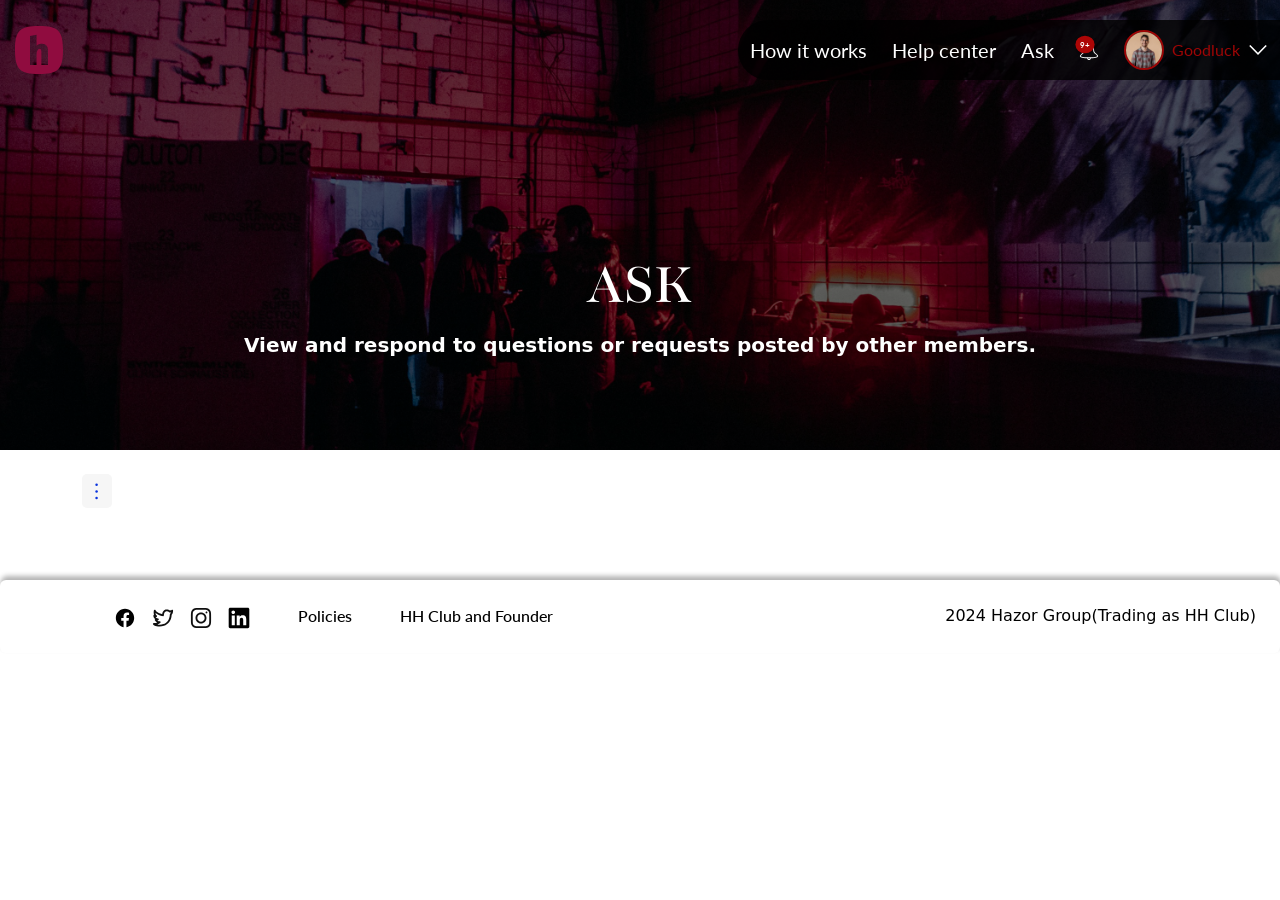
<file: base/templates/ask.html>
<!DOCTYPE html>
<html lang="en">
	<head>
		<meta charset="UTF-8" />
		<meta name="viewport" content="width=device-width, initial-scale=1.0" />
		<title>3D Card Slider</title>
		<!-- Bootstrap CSS -->
		<link
			href="https://cdn.jsdelivr.net/npm/bootstrap@5.3.0/dist/css/bootstrap.min.css"
			rel="stylesheet"
		/>

		<!-- Swiper CSS -->
		<link
			rel="stylesheet"
			href="https://cdn.jsdelivr.net/npm/swiper@11/swiper-bundle.min.css"
		/>
		<link rel="stylesheet" href="../static/css/style.css" />
		<script defer src="../static/js/script.js"></script>
		<style>
			/* Background */
			body {
				background: url("https://source.unsplash.com/random/1600x900/?concert,party")
					no-repeat center center/cover;
				overflow-x: hidden;
				color: white;
			}

			.swiper {
				position: relative;
			}

			.swiper-wrapper {
				width: 100%;
				display: flex;
				align-items: center;
				justify-content: center;
			}

			/* Swiper Container */
			.swiper-container {
				width: 100%;
				display: flex;
				align-items: center;
				justify-content: center;
				flex-direction: column;
				/* max-width: 700px; Adjust as needed */
				margin: 40px auto 0;
				padding: 10px 0; /* Reduces outer spacing */
			}

			.swipe-util-controls {
				margin-left: 100px;
			}

			/* Swiper Slide (Cards) */
			.swiper-slide {
				/* display: flex;
				justify-content: center;
				align-items: center; */
				width: auto; /* Ensures slides size naturally */
			}

			/* Image inside Cards */
			.swiper-slide img {
				width: 100%;
				height: 100%;
				object-fit: cover;
				border-radius: 15px;
			}

			/* Overlay Effect */
			.event-info {
				position: absolute;
				bottom: 0;
				left: 0;
				right: 0;
				padding: 15px;
				background: rgba(0, 0, 0, 0.7);
				backdrop-filter: blur(5px);
				color: white;
				border-bottom-left-radius: 12px;
				border-bottom-right-radius: 12px;
			}

			/* Swiper Pagination */
			.swiper-pagination {
				bottom: 10px;
				left: 50% !important;
				transform: translateX(-50%);
			}

			.swiper-pagination-bullet {
				background-color: rgba(255, 255, 255, 0.4);
			}

			.swiper-pagination-bullet-active {
				background-color: rgba(247, 5, 5, 0.8) !important;
			}

			/* Navigation Buttons */
			.swiper-button-next,
			.swiper-button-prev {
				top: auto;
				bottom: -3px;
				color: white;
			}

			.swiper-button-next {
				right: calc(50% - 70px);
			}

			.swiper-button-prev {
				left: calc(50% - 70px);
			}

			.swiper-button-next::after,
			.swiper-button-prev::after {
				font-size: 24px;
			}

			@media (max-width: 800px) {
				.swipe-util-controls {
					margin-left: 0px;
				}
			}
		</style>
	</head>
	<body>
		<div class="ask-page">
			<div class="overlay-util"></div>
			<div class="mobile-nav">
				<div class="d-flex justify-content-between align-items-center">
					<div class="logo-container">
						<span class="flex-center logo-span">
							<svg
								width="117"
								height="117"
								viewBox="0 0 117 117"
								fill="none"
								xmlns="http://www.w3.org/2000/svg"
							>
								<path
									d="M58.5 0C11.7 0 0 11.7 0 58.5C0 105.3 11.7 117 58.5 117C105.3 117 117 105.3 117 58.5C117 11.7 105.3 0 58.5 0ZM80.4375 95.1112H64.3012V63.3896C64.3012 58.6365 63.3896 55.4824 60.2355 55.4824C56.7645 55.4824 52.5574 60.372 52.5574 68.2792V95.1064H36.5625V24.2287L52.6012 21.4841V47.9456C56.0771 44.7964 60.9229 43.4216 65.8612 43.4216C76.3717 43.4216 80.4375 50.3246 80.4375 61.1081V95.1112Z"
									fill="#900C3F"
								/>
							</svg>
						</span>
					</div>

					<button class="close-nav-btn text-black">&times;</button>
				</div>

				<ul class="nav-links-container">
					<li><a href="#" class="fs-5 nav-link">Home</a></li>
					<li class="w-100 account-dropdown">
						<div class="account-dropdown-head dropdown-toggle-util">
							<span class="fs-5 fw-bold">My Account</span>
							<span class="flex-center">
								<img src="../static/img/svg/down-arrow-icon.svg" alt="" />
							</span>
						</div>

						<ul class="sub-link-container dropdown-util">
							<li><a href="#" class="sub-link">Account profile</a></li>
							<li><a href="#" class="sub-link">How it works</a></li>
							<li><a href="#" class="sub-link">How it works</a></li>
							<li><a href="#" class="sub-link">How it works</a></li>
							<li><a href="#" class="sub-link">How it works</a></li>
							<li><a href="#" class="sub-link">How it works</a></li>
						</ul>
					</li>
					<li><a href="#" class="fs-5 nav-link">How it works</a></li>
					<li><a href="#" class="fs-5 nav-link">Ask</a></li>
					<li><a href="#" class="fs-5 nav-link">Help center</a></li>
					<li
						class="d-flex w-100 gap-2 justify-content-between align-items-center"
					>
						<div class="d-flex gap-2 align-items-center">
							<img
								src="../static/img/profile-img.jpg"
								alt=""
								class="profile-img-nbr"
							/>
							<span class="profile-name text-black fs-6 fw-bold">Goodluck</span>
						</div>

						<span class="flex-center logout-span">
							<img
								width="30"
								height="30"
								class="rotate-90"
								src="../static/img/svg/download.svg"
								alt=""
							/>
						</span>
					</li>
				</ul>
			</div>

			<header
				class="hero-section home flex-column justify-content-start"
			>
				<nav class="home">
					<div class="logo-container">
						<span class="flex-center logo-span">
							<svg
								width="117"
								height="117"
								viewBox="0 0 117 117"
								fill="none"
								xmlns="http://www.w3.org/2000/svg"
							>
								<path
									d="M58.5 0C11.7 0 0 11.7 0 58.5C0 105.3 11.7 117 58.5 117C105.3 117 117 105.3 117 58.5C117 11.7 105.3 0 58.5 0ZM80.4375 95.1112H64.3012V63.3896C64.3012 58.6365 63.3896 55.4824 60.2355 55.4824C56.7645 55.4824 52.5574 60.372 52.5574 68.2792V95.1064H36.5625V24.2287L52.6012 21.4841V47.9456C56.0771 44.7964 60.9229 43.4216 65.8612 43.4216C76.3717 43.4216 80.4375 50.3246 80.4375 61.1081V95.1112Z"
									fill="#900C3F"
								/>
							</svg>
						</span>
					</div>

					<div class="nav-links-wrapper">
						<ul class="nav-links-container">
							<li><a href="#" class="fs-5 nav-link">How it works</a></li>
							<li><a href="#" class="fs-5 nav-link">Help center</a></li>
							<li><a href="#" class="fs-5 nav-link">Ask</a></li>
							<li class="notification-container">
								<span class="flex-center">
									<img src="../static/img/svg/bell-icon.svg" alt="" />
								</span>
								<span class="notification-badge">9+</span>
							</li>
							<li class="d-flex gap-2 align-items-center">
								<img
									src="../static/img/profile-img.jpg"
									alt=""
									class="profile-img"
								/>
								<span class="profile-name fs-6">Goodluck</span>
								<span class="flex-center">
									<img
										width="20"
										height="20"
										src="../static/img/svg/down-arrow-icon-white.svg"
										alt=""
									/>
								</span>
							</li>
						</ul>
					</div>

					<div class="hamburger">
						<span></span>
						<span></span>
						<span></span>
					</div>
				</nav>

				<div class="flex-column justify-content-end flex-fill">
					<h2 class="text-white text-center pl-font">
						ASK
					</h2>

          <p class="fs-5 mt-0 fw-semibold text-center">View and respond to questions or requests posted by other members.</p>
				</div>
			</header>

			<section class="py-4">
				<div class="container">
					<div class="d-flex align-items-center gap-2">
            <span class="flex-center more-span">
              <img src="../static/img/svg/more-icon.svg" alt="">
            </span>

            
          </div>
				</div>
			</section>

			<footer class="px-4 py-4 mt-5">
				<div
					class="d-flex flex-wrap gap-3 align-items-center justify-content-between w-full"
				>
					<div class="d-flex flex-wrap gap-3 gap-lg-5 align-items-center">
						<div class="social-container d-flex flex-wrap gap-3">
							<span class="fw-medium fs-6">Follow us</span>
							<div class="d-flex flex-wrap align-items-center gap-3">
								<a
									href="#"
									class="d-flex-align-items-center justify-content-center"
								>
									<svg
										fill="#000000"
										width="800px"
										height="800px"
										viewBox="0 0 24 24"
										xmlns="http://www.w3.org/2000/svg"
									>
										<path
											d="M12 2.03998C6.5 2.03998 2 6.52998 2 12.06C2 17.06 5.66 21.21 10.44 21.96V14.96H7.9V12.06H10.44V9.84998C10.44 7.33998 11.93 5.95998 14.22 5.95998C15.31 5.95998 16.45 6.14998 16.45 6.14998V8.61998H15.19C13.95 8.61998 13.56 9.38998 13.56 10.18V12.06H16.34L15.89 14.96H13.56V21.96C15.9164 21.5878 18.0622 20.3855 19.6099 18.57C21.1576 16.7546 22.0054 14.4456 22 12.06C22 6.52998 17.5 2.03998 12 2.03998Z"
										/>
									</svg>
								</a>

								<a
									href="#"
									class="d-flex-align-items-center justify-content-center"
								>
									<svg
										width="800px"
										height="800px"
										viewBox="0 0 24 24"
										fill="none"
										xmlns="http://www.w3.org/2000/svg"
									>
										<path
											fill-rule="evenodd"
											clip-rule="evenodd"
											d="M19.7828 3.91825C20.1313 3.83565 20.3743 3.75444 20.5734 3.66915C20.8524 3.54961 21.0837 3.40641 21.4492 3.16524C21.7563 2.96255 22.1499 2.9449 22.4739 3.11928C22.7979 3.29366 23 3.6319 23 3.99986C23 5.08079 22.8653 5.96673 22.5535 6.7464C22.2911 7.40221 21.9225 7.93487 21.4816 8.41968C21.2954 11.7828 20.3219 14.4239 18.8336 16.4248C17.291 18.4987 15.2386 19.8268 13.0751 20.5706C10.9179 21.3121 8.63863 21.4778 6.5967 21.2267C4.56816 20.9773 2.69304 20.3057 1.38605 19.2892C1.02813 19.0108 0.902313 18.5264 1.07951 18.109C1.25671 17.6916 1.69256 17.4457 2.14144 17.5099C3.42741 17.6936 4.6653 17.4012 5.6832 16.9832C5.48282 16.8742 5.29389 16.7562 5.11828 16.6346C4.19075 15.9925 3.4424 15.1208 3.10557 14.4471C2.96618 14.1684 2.96474 13.8405 3.10168 13.5606C3.17232 13.4161 3.27562 13.293 3.40104 13.1991C2.04677 12.0814 1.49999 10.5355 1.49999 9.49986C1.49999 9.19192 1.64187 8.90115 1.88459 8.71165C1.98665 8.63197 2.10175 8.57392 2.22308 8.53896C2.12174 8.24222 2.0431 7.94241 1.98316 7.65216C1.71739 6.3653 1.74098 4.91284 2.02985 3.75733C2.1287 3.36191 2.45764 3.06606 2.86129 3.00952C3.26493 2.95299 3.6625 3.14709 3.86618 3.50014C4.94369 5.36782 6.93116 6.50943 8.78086 7.18568C9.6505 7.50362 10.4559 7.70622 11.0596 7.83078C11.1899 6.61019 11.5307 5.6036 12.0538 4.80411C12.7439 3.74932 13.7064 3.12525 14.74 2.84698C16.5227 2.36708 18.5008 2.91382 19.7828 3.91825ZM10.7484 9.80845C10.0633 9.67087 9.12171 9.43976 8.09412 9.06408C6.7369 8.56789 5.16088 7.79418 3.84072 6.59571C3.86435 6.81625 3.89789 7.03492 3.94183 7.24766C4.16308 8.31899 4.5742 8.91899 4.94721 9.10549C5.40342 9.3336 5.61484 9.8685 5.43787 10.3469C5.19827 10.9946 4.56809 11.0477 3.99551 10.9046C4.45603 11.595 5.28377 12.2834 6.66439 12.5135C7.14057 12.5929 7.49208 13.0011 7.49986 13.4838C7.50765 13.9665 7.16949 14.3858 6.69611 14.4805L5.82565 14.6546C5.95881 14.7703 6.103 14.8838 6.2567 14.9902C6.95362 15.4727 7.65336 15.6808 8.25746 15.5298C8.70991 15.4167 9.18047 15.6313 9.39163 16.0472C9.60278 16.463 9.49846 16.9696 9.14018 17.2681C8.49626 17.8041 7.74425 18.2342 6.99057 18.5911C6.63675 18.7587 6.24134 18.9241 5.8119 19.0697C6.14218 19.1402 6.48586 19.198 6.84078 19.2417C8.61136 19.4594 10.5821 19.3126 12.4249 18.6792C14.2614 18.0479 15.9589 16.9385 17.2289 15.2312C18.497 13.5262 19.382 11.1667 19.5007 7.96291C19.51 7.71067 19.6144 7.47129 19.7929 7.29281C20.2425 6.84316 20.6141 6.32777 20.7969 5.7143C20.477 5.81403 20.1168 5.90035 19.6878 5.98237C19.3623 6.04459 19.0272 5.94156 18.7929 5.70727C18.0284 4.94274 16.5164 4.43998 15.2599 4.77822C14.6686 4.93741 14.1311 5.28203 13.7274 5.89906C13.3153 6.52904 13 7.51045 13 8.9999C13 9.28288 12.8801 9.5526 12.6701 9.74221C12.1721 10.1917 11.334 9.92603 10.7484 9.80845Z"
											fill="#0F0F0F"
										/>
									</svg>
								</a>

								<a
									href="#"
									class="d-flex-align-items-center justify-content-center"
								>
									<svg
										width="800px"
										height="800px"
										viewBox="0 0 24 24"
										fill="none"
										xmlns="http://www.w3.org/2000/svg"
									>
										<path
											fill-rule="evenodd"
											clip-rule="evenodd"
											d="M12 18C15.3137 18 18 15.3137 18 12C18 8.68629 15.3137 6 12 6C8.68629 6 6 8.68629 6 12C6 15.3137 8.68629 18 12 18ZM12 16C14.2091 16 16 14.2091 16 12C16 9.79086 14.2091 8 12 8C9.79086 8 8 9.79086 8 12C8 14.2091 9.79086 16 12 16Z"
											fill="#0F0F0F"
										/>
										<path
											d="M18 5C17.4477 5 17 5.44772 17 6C17 6.55228 17.4477 7 18 7C18.5523 7 19 6.55228 19 6C19 5.44772 18.5523 5 18 5Z"
											fill="#0F0F0F"
										/>
										<path
											fill-rule="evenodd"
											clip-rule="evenodd"
											d="M1.65396 4.27606C1 5.55953 1 7.23969 1 10.6V13.4C1 16.7603 1 18.4405 1.65396 19.7239C2.2292 20.8529 3.14708 21.7708 4.27606 22.346C5.55953 23 7.23969 23 10.6 23H13.4C16.7603 23 18.4405 23 19.7239 22.346C20.8529 21.7708 21.7708 20.8529 22.346 19.7239C23 18.4405 23 16.7603 23 13.4V10.6C23 7.23969 23 5.55953 22.346 4.27606C21.7708 3.14708 20.8529 2.2292 19.7239 1.65396C18.4405 1 16.7603 1 13.4 1H10.6C7.23969 1 5.55953 1 4.27606 1.65396C3.14708 2.2292 2.2292 3.14708 1.65396 4.27606ZM13.4 3H10.6C8.88684 3 7.72225 3.00156 6.82208 3.0751C5.94524 3.14674 5.49684 3.27659 5.18404 3.43597C4.43139 3.81947 3.81947 4.43139 3.43597 5.18404C3.27659 5.49684 3.14674 5.94524 3.0751 6.82208C3.00156 7.72225 3 8.88684 3 10.6V13.4C3 15.1132 3.00156 16.2777 3.0751 17.1779C3.14674 18.0548 3.27659 18.5032 3.43597 18.816C3.81947 19.5686 4.43139 20.1805 5.18404 20.564C5.49684 20.7234 5.94524 20.8533 6.82208 20.9249C7.72225 20.9984 8.88684 21 10.6 21H13.4C15.1132 21 16.2777 20.9984 17.1779 20.9249C18.0548 20.8533 18.5032 20.7234 18.816 20.564C19.5686 20.1805 20.1805 19.5686 20.564 18.816C20.7234 18.5032 20.8533 18.0548 20.9249 17.1779C20.9984 16.2777 21 15.1132 21 13.4V10.6C21 8.88684 20.9984 7.72225 20.9249 6.82208C20.8533 5.94524 20.7234 5.49684 20.564 5.18404C20.1805 4.43139 19.5686 3.81947 18.816 3.43597C18.5032 3.27659 18.0548 3.14674 17.1779 3.0751C16.2777 3.00156 15.1132 3 13.4 3Z"
											fill="#0F0F0F"
										/>
									</svg>
								</a>

								<a
									href="#"
									class="d-flex-align-items-center justify-content-center"
								>
									<svg
										fill="#000000"
										width="800px"
										height="800px"
										viewBox="0 0 32 32"
										version="1.1"
										xmlns="http://www.w3.org/2000/svg"
									>
										<title>linkedin</title>
										<path
											d="M28.778 1.004h-25.56c-0.008-0-0.017-0-0.027-0-1.199 0-2.172 0.964-2.186 2.159v25.672c0.014 1.196 0.987 2.161 2.186 2.161 0.010 0 0.019-0 0.029-0h25.555c0.008 0 0.018 0 0.028 0 1.2 0 2.175-0.963 2.194-2.159l0-0.002v-25.67c-0.019-1.197-0.994-2.161-2.195-2.161-0.010 0-0.019 0-0.029 0h0.001zM9.9 26.562h-4.454v-14.311h4.454zM7.674 10.293c-1.425 0-2.579-1.155-2.579-2.579s1.155-2.579 2.579-2.579c1.424 0 2.579 1.154 2.579 2.578v0c0 0.001 0 0.002 0 0.004 0 1.423-1.154 2.577-2.577 2.577-0.001 0-0.002 0-0.003 0h0zM26.556 26.562h-4.441v-6.959c0-1.66-0.034-3.795-2.314-3.795-2.316 0-2.669 1.806-2.669 3.673v7.082h-4.441v-14.311h4.266v1.951h0.058c0.828-1.395 2.326-2.315 4.039-2.315 0.061 0 0.121 0.001 0.181 0.003l-0.009-0c4.5 0 5.332 2.962 5.332 6.817v7.855z"
										></path>
									</svg>
								</a>
							</div>
						</div>

						<a href="#" class="fw-medium fs-6">Policies</a>

						<a href="#" class="fw-medium fs-6">HH Club and Founder</a>
					</div>

					<p class="fw-medium fs-6 text-black">
						2024 Hazor Group(Trading as HH Club)
					</p>
				</div>
			</footer>

			<!-- Bootstrap & Swiper JS -->
			<script src="https://cdn.jsdelivr.net/npm/bootstrap@5.3.0/dist/js/bootstrap.bundle.min.js"></script>
		</div>
	</body>
</html>
</file>
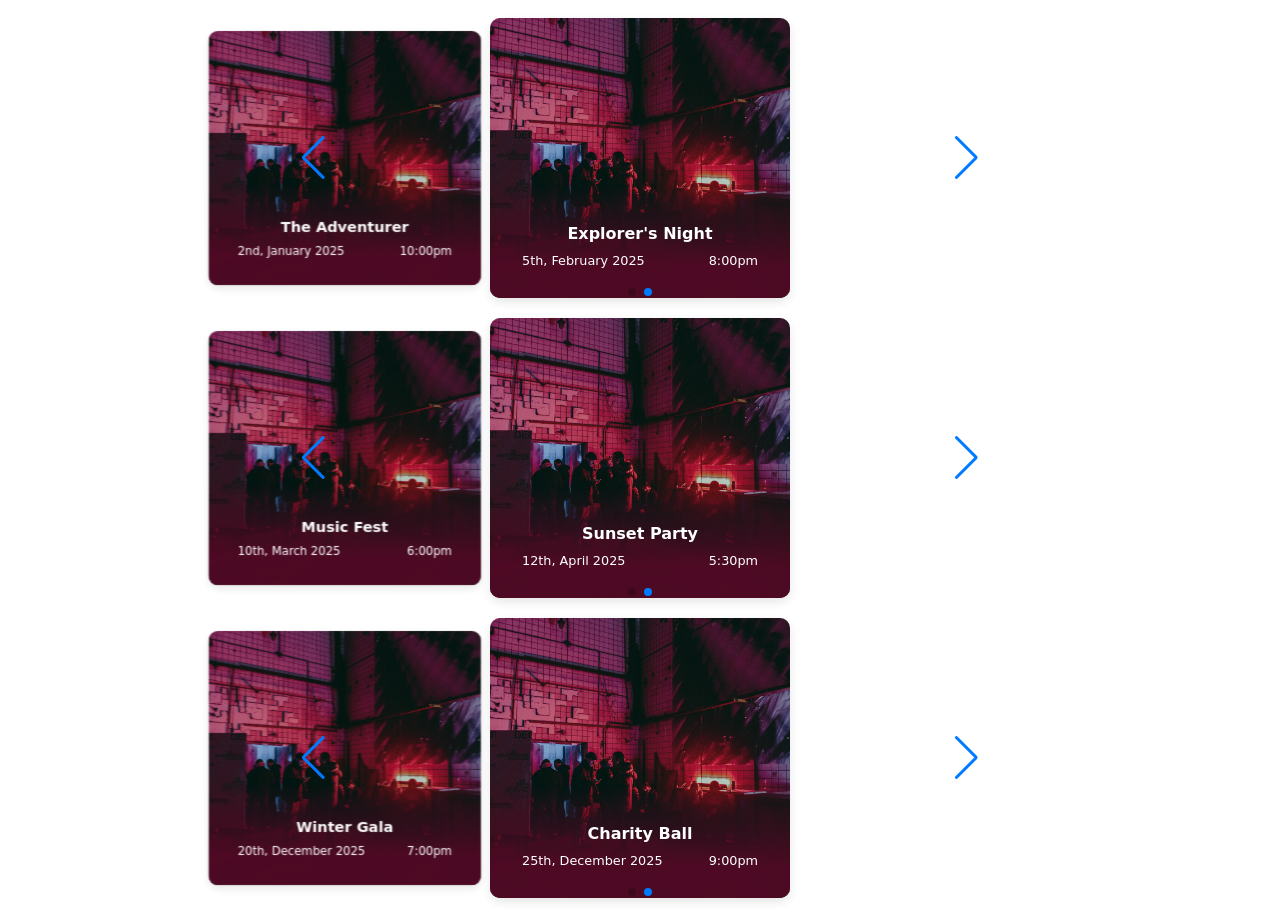
<file: base/templates/cap.html>
<!DOCTYPE html>
<html lang="en">
<head>
    <meta charset="UTF-8">
    <meta name="viewport" content="width=device-width, initial-scale=1.0">
    <title>Swiper Slider Fix</title>
    <!-- Swiper CSS -->
    <link rel="stylesheet" href="../static/css/style.css" />
    <link rel="stylesheet" href="https://cdn.jsdelivr.net/npm/swiper@11/swiper-bundle.min.css">
    <style>
        body {
            background: url("https://source.unsplash.com/random/1600x900/?concert,party")
                no-repeat center center/cover;
            overflow-x: hidden;
            color : white;
        }
        /* Ensure proper centering */
        .swiper-container {
            width: 100%;
            max-width: 700px; /* Adjust as needed */
            margin: 0 auto;
            padding: 10px 0;
        }

        .swiper-slide {
            display: flex;
            justify-content: center;
            align-items: center;
            width: auto; /* Ensures slides size naturally */
        }

        .event-card {
            background-color: #fff;
            padding: 20px;
            border-radius: 10px;
            box-shadow: 0 4px 10px rgba(0, 0, 0, 0.1);
            text-align: center;
            width: 300px; /* Adjust slide width */
        }

        .event-details-container h4 {
            margin: 0;
        }

        .d-flex {
            display: flex;
            justify-content: space-between;
            margin-top: 10px;
        }
    </style>
</head>
<body>

    <!-- First Swiper Container -->
    <div class="swiper-container swiper-container-0">
        <div class="swiper-wrapper">
            <!-- Slide 1 -->
            <div class="swiper-slide">
                <div class="event-card">
                    <div class="event-details-container">
                        <h4 class="mb-1 fs-5 fw-medium">The Adventurer</h4>
                        <div class="d-flex">
                            <span>2nd, January 2025</span>
                            <span>10:00pm</span>
                        </div>
                    </div>
                </div>
            </div>
            <!-- Slide 2 -->
            <div class="swiper-slide">
                <div class="event-card">
                    <div class="event-details-container">
                        <h4 class="mb-1 fs-5 fw-medium">Explorer's Night</h4>
                        <div class="d-flex">
                            <span>5th, February 2025</span>
                            <span>8:00pm</span>
                        </div>
                    </div>
                </div>
            </div>
        </div>
        <div class="swiper-pagination swiper-pagination-0"></div>
        <div class="swiper-button-next swiper-button-next-0"></div>
        <div class="swiper-button-prev swiper-button-prev-0"></div>
    </div>

    <!-- Second Swiper Container -->
    <div class="swiper-container swiper-container-1">
        <div class="swiper-wrapper">
            <!-- Slide 1 -->
            <div class="swiper-slide">
                <div class="event-card">
                    <div class="event-details-container">
                        <h4 class="mb-1 fs-5 fw-medium">Music Fest</h4>
                        <div class="d-flex">
                            <span>10th, March 2025</span>
                            <span>6:00pm</span>
                        </div>
                    </div>
                </div>
            </div>
            <!-- Slide 2 -->
            <div class="swiper-slide">
                <div class="event-card">
                    <div class="event-details-container">
                        <h4 class="mb-1 fs-5 fw-medium">Sunset Party</h4>
                        <div class="d-flex">
                            <span>12th, April 2025</span>
                            <span>5:30pm</span>
                        </div>
                    </div>
                </div>
            </div>
        </div>
        <div class="swiper-pagination swiper-pagination-1"></div>
        <div class="swiper-button-next swiper-button-next-1"></div>
        <div class="swiper-button-prev swiper-button-prev-1"></div>
    </div>

    <!-- Third Swiper Container -->
    <div class="swiper-container swiper-container-2">
        <div class="swiper-wrapper">
            <!-- Slide 1 -->
            <div class="swiper-slide">
                <div class="event-card">
                    <div class="event-details-container">
                        <h4 class="mb-1 fs-5 fw-medium">Winter Gala</h4>
                        <div class="d-flex">
                            <span>20th, December 2025</span>
                            <span>7:00pm</span>
                        </div>
                    </div>
                </div>
            </div>
            <!-- Slide 2 -->
            <div class="swiper-slide">
                <div class="event-card">
                    <div class="event-details-container">
                        <h4 class="mb-1 fs-5 fw-medium">Charity Ball</h4>
                        <div class="d-flex">
                            <span>25th, December 2025</span>
                            <span>9:00pm</span>
                        </div>
                    </div>
                </div>
            </div>
        </div>
        <div class="swiper-pagination swiper-pagination-2"></div>
        <div class="swiper-button-next swiper-button-next-2"></div>
        <div class="swiper-button-prev swiper-button-prev-2"></div>
    </div>

    <!-- Swiper JS -->
    <script src="https://cdn.jsdelivr.net/npm/swiper@11/swiper-bundle.min.js"></script>
    <script>
        document.addEventListener("DOMContentLoaded", function () {
            document.querySelectorAll(".swiper-container").forEach(function (container, index) {
                new Swiper(container, {
                    effect: "coverflow",
                    grabCursor: true,
                    centeredSlides: true,
                    slidesPerView: "auto",
                    spaceBetween: 5,
                    loop: true,
                    coverflowEffect: {
                        rotate: 0,
                        stretch: -20,
                        depth: 120,
                        modifier: 1,
                        slideShadows: false,
                    },
                    autoplay: {
                        delay: 2500,
                        disableOnInteraction: false,
                    },
                    pagination: {
                        el: `.swiper-pagination-${index}`,
                        clickable: true,
                    },
                    navigation: {
                        nextEl: `.swiper-button-next-${index}`,
                        prevEl: `.swiper-button-prev-${index}`,
                    },
                });
            });
        });
    </script>

</body>
</html>
</file>
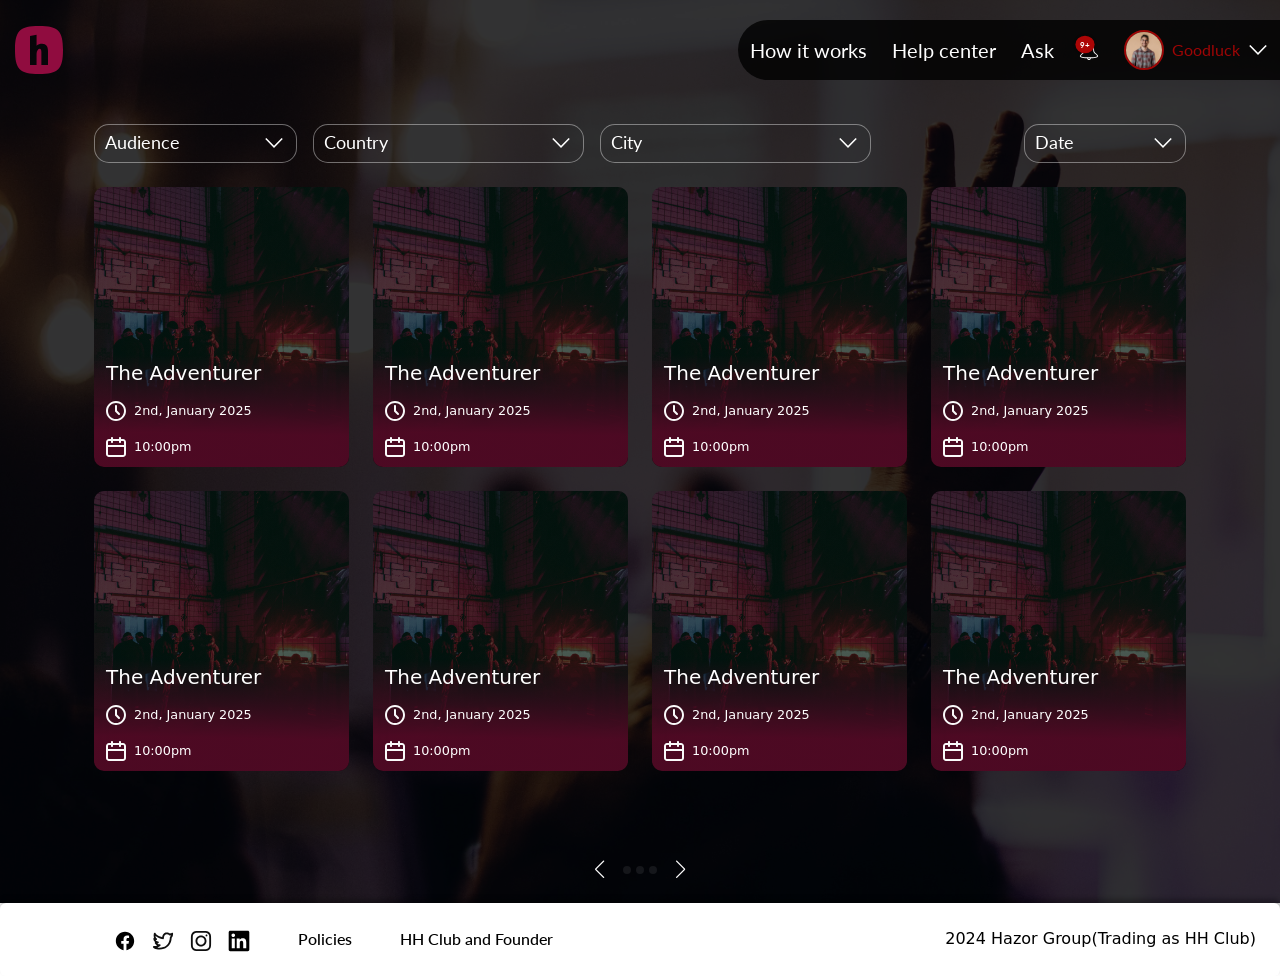
<file: base/templates/eventlist.html>
<!DOCTYPE html>
<html lang="en">
  <head>
    <meta charset="UTF-8" />
    <meta name="viewport" content="width=device-width, initial-scale=1.0" />
    <title>View all events</title>
    <!-- Bootstrap CSS -->
    <link
      href="https://cdn.jsdelivr.net/npm/bootstrap@5.3.0/dist/css/bootstrap.min.css"
      rel="stylesheet"
    />

    <!-- Swiper CSS -->
    <link
      rel="stylesheet"
      href="https://cdn.jsdelivr.net/npm/swiper@11/swiper-bundle.min.css"
    />
    <link rel="stylesheet" href="../static/css/style.css" />
    <!--<link rel="stylesheet" href="https://cdnjs.cloudflare.com/ajax/libs/font-awesome/6.4.2/css/all.min.css">-->
    <style>
      /* Background */
      body {
        background: url("https://source.unsplash.com/random/1600x900/?concert,party")
          no-repeat center center/cover;
        overflow-x: hidden;
        color: white;
      }

      .swiper {
        position: relative;
      }

      .swiper-wrapper {
        width: 100%;
      }

      /* Swiper Container */
      .swiper-container {
        width: 100%;
        max-width: 700px; /* Adjust as needed */
        margin: 0 auto;
        padding: 10px 0; /* Reduces outer spacing */
      }

      /* Swiper Slide (Cards) */
      .swiper-slide {
        display: flex;
        justify-content: center;
        align-items: center;
        width: auto; /* Ensures slides size naturally */
      }

      /* Image inside Cards */
      .swiper-slide img {
        width: 100%;
        height: 100%;
        object-fit: cover;
        border-radius: 15px;
      }

      /* Overlay Effect */
      .event-info {
        position: absolute;
        bottom: 0;
        left: 0;
        right: 0;
        padding: 15px;
        background: rgba(0, 0, 0, 0.7);
        backdrop-filter: blur(5px);
        color: white;
        border-bottom-left-radius: 12px;
        border-bottom-right-radius: 12px;
      }

      .swiper-pagination-bullet {
        background-color: rgba(255, 255, 255, 0.4);
      }

      .swiper-pagination-bullet-active {
        background-color: rgba(247, 5, 5, 0.8) !important;
      }

      /* Navigation Buttons */
      .swiper-button-next,
      .swiper-button-prev,
      .swiper-pagination {
        position: relative;
        color: white;
        right: auto;
        left: auto;
        top: auto;
        margin-top: 0;
      }

      .swiper-button-next::after,
      .swiper-button-prev::after {
        font-size: 18px;
      }
    </style>
  </head>
  <body>
    <div class="">
      <div class="vAll-page-content">
        <nav class="home">
          <div class="logo-container">
            <span class="flex-center logo-span">
              <svg
                width="117"
                height="117"
                viewBox="0 0 117 117"
                fill="none"
                xmlns="http://www.w3.org/2000/svg"
              >
                <path
                  d="M58.5 0C11.7 0 0 11.7 0 58.5C0 105.3 11.7 117 58.5 117C105.3 117 117 105.3 117 58.5C117 11.7 105.3 0 58.5 0ZM80.4375 95.1112H64.3012V63.3896C64.3012 58.6365 63.3896 55.4824 60.2355 55.4824C56.7645 55.4824 52.5574 60.372 52.5574 68.2792V95.1064H36.5625V24.2287L52.6012 21.4841V47.9456C56.0771 44.7964 60.9229 43.4216 65.8612 43.4216C76.3717 43.4216 80.4375 50.3246 80.4375 61.1081V95.1112Z"
                  fill="#900C3F"
                />
              </svg>
            </span>
          </div>

          <div class="nav-links-wrapper">
            <ul class="nav-links-container">
              <li><a href="#" class="fs-5 nav-link">How it works</a></li>
              <li><a href="#" class="fs-5 nav-link">Help center</a></li>
              <li><a href="#" class="fs-5 nav-link">Ask</a></li>
              <li class="notification-container">
                <span class="flex-center">
                  <img src="../static/img/svg/bell-icon.svg" alt="" />
                </span>
                <span class="notification-badge">9+</span>
              </li>
              <li class="d-flex gap-2 align-items-center">
                <img
                  src="../static/img/profile-img.jpg"
                  alt=""
                  class="profile-img"
                />
                <span class="profile-name fs-6">Goodluck</span>
                <span class="flex-center">
                  <img
                    width="20"
                    height="20"
                    src="../static/img/svg/down-arrow-icon-white.svg"
                    alt=""
                  />
                </span>
              </li>
            </ul>
          </div>

          <div class="hamburger">
            <span></span>
            <span></span>
            <span></span>
          </div>
        </nav>
        <div class="container">
          <div
            class="row row-gap-3 hero-select-container justify-content-between mt-4"
          >
            <div class="col-md-9 row gap-3 flex-lg-nowrap">
              <div class="col-lg-3 col-md-9 p-0">
                <select class="w-100" name="" id="">
                  <option value="">Audience</option>
                  <option value="China">China</option>
                  <option value="Ghana">Ghana</option>
                  <option value="Nigeria">Nigeria</option>
                </select>
              </div>

              <div class="col-md-4 p-0">
                <select class="w-100" name="" id="">
                  <option value="">Country</option>
                  <option value="China">China</option>
                  <option value="Ghana">Ghana</option>
                  <option value="Nigeria">Nigeria</option>
                </select>
              </div>

              <div class="col-md-4 p-0">
                <select class="w-100" name="" id="">
                  <option value="">City</option>
                  <option value="China">China</option>
                  <option value="Ghana">Ghana</option>
                  <option value="Nigeria">Nigeria</option>
                </select>
              </div>
            </div>

            <div class="col-md-2">
              <select class="w-100" name="" id="">
                <option value="">Date</option>
                <option value="China">China</option>
                <option value="Ghana">Ghana</option>
                <option value="Nigeria">Nigeria</option>
              </select>
            </div>
          </div>

          <div class="event-card-container row row-gap-4 py-4">
            <div class="col-lg-3 col-md-4">
              <div class="event-card" onclick="openPopup()">
                <div class="event-details-container">
                  <h4 class="mb-3 fs-5 fw-medium">The Adventurer</h4>
                  <div
                    class="d-flex flex-wrap justify-content-between align-items-center gap-3"
                  >
                    <div class="d-flex align-items-center gap-2">
                      <span class="flex-center">
                        <img src="../static/img/svg/clock-icon.svg" alt="" />
                      </span>
                      <span> 2nd, January 2025</span>
                    </div>
                    <div class="d-flex align-items-center gap-2">
                      <span class="flex-center">
                        <img src="../static/img/svg/date-icon.svg" alt="" />
                      </span>
                      <span> 10:00pm</span>
                    </div>
                  </div>
                </div>
              </div>
            </div>
            <div class="col-lg-3 col-md-4">
              <div class="event-card" onclick="openPopup()">
                <div class="event-details-container">
                  <h4 class="mb-3 fs-5 fw-medium">The Adventurer</h4>
                  <div
                    class="d-flex flex-wrap justify-content-between align-items-center gap-3"
                  >
                    <div class="d-flex align-items-center gap-2">
                      <span class="flex-center">
                        <img src="../static/img/svg/clock-icon.svg" alt="" />
                      </span>
                      <span> 2nd, January 2025</span>
                    </div>
                    <div class="d-flex align-items-center gap-2">
                      <span class="flex-center">
                        <img src="../static/img/svg/date-icon.svg" alt="" />
                      </span>
                      <span> 10:00pm</span>
                    </div>
                  </div>
                </div>
              </div>
            </div>
            <div class="col-lg-3 col-md-4">
              <div class="event-card" onclick="openPopup()">
                <div class="event-details-container">
                  <h4 class="mb-3 fs-5 fw-medium">The Adventurer</h4>
                  <div
                    class="d-flex flex-wrap justify-content-between align-items-center gap-3"
                  >
                    <div class="d-flex align-items-center gap-2">
                      <span class="flex-center">
                        <img src="../static/img/svg/clock-icon.svg" alt="" />
                      </span>
                      <span> 2nd, January 2025</span>
                    </div>
                    <div class="d-flex align-items-center gap-2">
                      <span class="flex-center">
                        <img src="../static/img/svg/date-icon.svg" alt="" />
                      </span>
                      <span> 10:00pm</span>
                    </div>
                  </div>
                </div>
              </div>
            </div>
            <div class="col-lg-3 col-md-4">
              <div class="event-card" onclick="openPopup()">
                <div class="event-details-container">
                  <h4 class="mb-3 fs-5 fw-medium">The Adventurer</h4>
                  <div
                    class="d-flex flex-wrap justify-content-between align-items-center gap-3"
                  >
                    <div class="d-flex align-items-center gap-2">
                      <span class="flex-center">
                        <img src="../static/img/svg/clock-icon.svg" alt="" />
                      </span>
                      <span> 2nd, January 2025</span>
                    </div>
                    <div class="d-flex align-items-center gap-2">
                      <span class="flex-center">
                        <img src="../static/img/svg/date-icon.svg" alt="" />
                      </span>
                      <span> 10:00pm</span>
                    </div>
                  </div>
                </div>
              </div>
            </div>
            <div class="col-lg-3 col-md-4">
              <div class="event-card" onclick="openPopup()">
                <div class="event-details-container">
                  <h4 class="mb-3 fs-5 fw-medium">The Adventurer</h4>
                  <div
                    class="d-flex flex-wrap justify-content-between align-items-center gap-3"
                  >
                    <div class="d-flex align-items-center gap-2">
                      <span class="flex-center">
                        <img src="../static/img/svg/clock-icon.svg" alt="" />
                      </span>
                      <span> 2nd, January 2025</span>
                    </div>
                    <div class="d-flex align-items-center gap-2">
                      <span class="flex-center">
                        <img src="../static/img/svg/date-icon.svg" alt="" />
                      </span>
                      <span> 10:00pm</span>
                    </div>
                  </div>
                </div>
              </div>
            </div>
            <div class="col-lg-3 col-md-4">
              <div class="event-card" onclick="openPopup()">
                <div class="event-details-container">
                  <h4 class="mb-3 fs-5 fw-medium">The Adventurer</h4>
                  <div
                    class="d-flex flex-wrap justify-content-between align-items-center gap-3"
                  >
                    <div class="d-flex align-items-center gap-2">
                      <span class="flex-center">
                        <img src="../static/img/svg/clock-icon.svg" alt="" />
                      </span>
                      <span> 2nd, January 2025</span>
                    </div>
                    <div class="d-flex align-items-center gap-2">
                      <span class="flex-center">
                        <img src="../static/img/svg/date-icon.svg" alt="" />
                      </span>
                      <span> 10:00pm</span>
                    </div>
                  </div>
                </div>
              </div>
            </div>
            <div class="col-lg-3 col-md-4">
              <div class="event-card" onclick="openPopup()">
                <div class="event-details-container">
                  <h4 class="mb-3 fs-5 fw-medium">The Adventurer</h4>
                  <div
                    class="d-flex flex-wrap justify-content-between align-items-center gap-3"
                  >
                    <div class="d-flex align-items-center gap-2">
                      <span class="flex-center">
                        <img src="../static/img/svg/clock-icon.svg" alt="" />
                      </span>
                      <span> 2nd, January 2025</span>
                    </div>
                    <div class="d-flex align-items-center gap-2">
                      <span class="flex-center">
                        <img src="../static/img/svg/date-icon.svg" alt="" />
                      </span>
                      <span> 10:00pm</span>
                    </div>
                  </div>
                </div>
              </div>
            </div>
            <div class="col-lg-3 col-md-4">
              <div class="event-card" onclick="openPopup()">
                <div class="event-details-container">
                  <h4 class="mb-3 fs-5 fw-medium">The Adventurer</h4>
                  <div
                    class="d-flex flex-wrap justify-content-between align-items-center gap-3"
                  >
                    <div class="d-flex align-items-center gap-2">
                      <span class="flex-center">
                        <img src="../static/img/svg/clock-icon.svg" alt="" />
                      </span>
                      <span> 2nd, January 2025</span>
                    </div>
                    <div class="d-flex align-items-center gap-2">
                      <span class="flex-center">
                        <img src="../static/img/svg/date-icon.svg" alt="" />
                      </span>
                      <span> 10:00pm</span>
                    </div>
                  </div>
                </div>
              </div>
            </div>
          </div>

          <div class="swipe-util-controls">
            <div class="swiper-button-prev"></div>
            <div class="swiper-pagination">
              <span class="swiper-pagination-bullet"></span>
              <span class="swiper-pagination-bullet"></span>
              <span class="swiper-pagination-bullet"></span>
            </div>
            <div class="swiper-button-next"></div>
          </div>

          <div id="eventPopup" class="popup">
            <span class = "close-btn" onclick = "closePopup()">&times;</span>
            <div class="popup-content row">
              <!--  <span class="close-btn" onclick="closePopup()">&times;</span>-->

              <div class="event-popup-graphics col-md-5">
                <div class="d-flex gap-2 align-items-center">
                  <span class="flex-center">
                    <img width= "22" height = "22" src="../static/img/svg/left-arrow-white.svg" alt="" />
                  </span>

                  <div class="d-flex align-items-center gap-3">
                    <span>Invited Events</span>
                      <span class="flex-center">
                        <img width= "18" height = "18" src="../static/img/svg/arrow-no-dash.svg" alt="" />
                    </span>
                    <span class="fw-semibold">Board Members Meeting</span>
                  </div>
                </div>

                <div>
                  <div class="event-popup-img-control-container">
                    <button class="flex-center control-span prev">
                      <img width = "24" height = "24" src="../static/img/svg/arrow-no-dash.svg" alt="" />
                    </button>
                    <button class="flex-center control-span next">
                      <img width = "24" height = "24" src="../static/img/svg/arrow-no-dash.svg" alt="" />
                    </button>
                  </div>

                  <div class = "mt-4 event-poup-cta-container">
                    <div class="d-flex justify-content-between">
                      <span class="event-popup-price pl-font fw-semibold w-fit">50£</span>
                      <span class="fle-center gray-heart-span">
                        <img src="../static/img/svg/gray-heart.svg" alt="" />
                      </span>
                    </div>

                    <span class="gradient-btn-util fs-5 d-block w-fit mt-3">Members Only</span>

                    <div
                      class="d-flex flex-wrap justify-content-between align-items-center gap-3 mt-3"
                    >
                      <div class="d-flex align-items-center gap-2">
                        <span class="flex-  center">
                          <img src="../static/img/svg/clock-icon.svg" alt="" />
                        </span>
                        <span> 2nd, January 2025</span>
                      </div>
                      <div class="d-flex align-items-center gap-2">
                        <span class="flex-center">
                          <img src="../static/img/svg/date-icon.svg" alt="" />
                        </span>
                        <span> 10:00pm</span>
                      </div>

                      <p class="mt-3 mb-0 fw-semibold fs-5">Note: You can only buy one ticket</p>

                      <a href="#" class="gradient-btn-util-fill pl-font mt-3 d-block w-100 text-center">Attend</a>
                    </div>
                  </div>
                </div>
              </div>
              <div class="event-popup-content-wrapper col-md-7 p-0">
                  <!-- Tabs -->
                  <div class="tabs">
                    <button
                      class="tab-btn active"
                      onclick="openTab(event, 'description')"
                    >
                      Event Description
                    </button>
                    <button class="tab-btn" onclick="openTab(event, 'location')">
                      Location
                    </button>
                    <button class="tab-btn" onclick="openTab(event, 'attendees')">
                      Attending Members
                    </button>
                  </div>
    
                  <!-- Tab Content -->
                  <div id="description" class="tab-content active">
                    <h4 class = "fs-1 fw-bold">Board Members Meeting</h4>
                    <h5 class = "fw-semibold fs-4 mt-3">
                        The Party of the Year! 🎶
                    </h5>

                    <p class = "fw-medium fs-5 mt-3">
                        Get ready to let loose, dance, and create unforgettable memories, 
                        a night filled with excitement, laughter, and good vibes! Whether 
                        you’re here to groove on the dance floor, enjoy delicious food and 
                        drinks, or just soak in the party atmosphere, we’ve got it all 
                        covered.
                    </p>

                    <h5 class = "fw-semibold fs-4 mt-4 mb-3">🎶 What to Expect</h5>

                    <ul>
                        <li class = "fw-medium fs-5 mt-2">Live DJ or Band spinning your favorite hits all night long!
                        </li>
                        <li class = "fw-medium fs-5 mt-2">Delicious Food & Drinks to keep you energized and in the party 
                            mood.</li>
                        <li class = "fw-medium fs-5 mt-2">Fun Activities & Surprises that will make this night 
                            unforgettable.</li>
                        <li class = "fw-medium fs-5 mt-2">
                            Photo Booth to capture all your favorite moments.
                        </li>
                    </ul>
                  </div>
    
                  <div id="location" class="tab-content location">
                    <div class="map-container">
                      <iframe 
                          src="https://www.google.com/maps/embed?pb=!1m18!1m12!1m3!1d15955.110344107844!2d39.2222046!3d-6.7923546!2m3!1f0!2f0!3f0!3m2!1i1024!2i768!4f13.1!3m3!1m2!1s0x185c4c7648302a1f%3A0xe9b8c7299e5276ad!2sUbungo%2C%20Dar%20es%20Salaam%2C%20Tanzania!5e0!3m2!1sen!2sus!4v1700000000000"
                          allowfullscreen="" loading="lazy" referrerpolicy="no-referrer-when-downgrade">
                      </iframe>
                    </div>

                    <div class="d-flex mt-4 justify-content-center align-items-center gap-3">
                      <span class="flex-center location-gray-span">
                        <img src="../static/img/svg/location-gray.svg" alt="" />
                      </span>

                      <p class = "m-0 fs-4 fw-medium gray-text"> No. 12, Kudirat Abiola Avenue, Ikeja, NG.</p>
                    </div>
                  </div>
    
                  <div id="attendees" class="tab-content">
                    <div class="attending-members-container flex-column gap-3 align-items-start">
                      <div class="attend-mem-item">
                        <img class = "mem-profile-img" width = "70" height = "70" src="../static/img/mem-1.jpg" alt="">
                        <div class="d-flex flex-column gap-1 align-items-start">
                          <h5 class = "fw-medium fs-4 mb-0">Anna Ivanovic</h5>
                          <p class = "m-0 fs-6">2nd Dec., 2025</p>
                        </div>
                      </div>
                      <div class="attend-mem-item">
                        <img class = "mem-profile-img" width = "70" height = "70" src="../static/img/mem-2.jpg" alt="">
                        <div class="d-flex flex-column gap-1 align-items-start">
                          <h5 class = "fw-medium fs-4 mb-0">Anna Ivanovic</h5>
                          <p class = "m-0 fs-6">2nd Dec., 2025</p>
                        </div>
                      </div>
                      <div class="attend-mem-item">
                        <img class = "mem-profile-img" width = "70" height = "70" src="../static/img/mem-3.jpg" alt="">
                        <div class="d-flex flex-column gap-1 align-items-start">
                          <h5 class = "fw-medium fs-4 mb-0">Anna Ivanovic</h5>
                          <p class = "m-0 fs-6">2nd Dec., 2025</p>
                        </div>
                      </div>
                      <div class="attend-mem-item">
                        <img class = "mem-profile-img" width = "70" height = "70" src="../static/img/mem-4.jpg" alt="">
                        <div class="d-flex flex-column gap-1 align-items-start">
                          <h5 class = "fw-medium fs-4 mb-0">Anna Ivanovic</h5>
                          <p class = "m-0 fs-6">2nd Dec., 2025</p>
                        </div>
                      </div>
                      <div class="attend-mem-item">
                        <img class = "mem-profile-img" width = "70" height = "70" src="../static/img/mem-5.jpg" alt="">
                        <div class="d-flex flex-column gap-1 align-items-start">
                          <h5 class = "fw-medium fs-4 mb-0">Anna Ivanovic</h5>
                          <p class = "m-0 fs-6">2nd Dec., 2025</p>
                        </div>
                      </div>
                      <div class="attend-mem-item">
                        <img class = "mem-profile-img" width = "70" height = "70" src="../static/img/mem-1.jpg" alt="">
                        <div class="d-flex flex-column gap-1 align-items-start">
                          <h5 class = "fw-medium fs-4 mb-0">Anna Ivanovic</h5>
                          <p class = "m-0 fs-6">2nd Dec., 2025</p>
                        </div>
                      </div>

                    </div>   
                    
                    <div class="swipe-util-controls p-0 m-0">
                      <button class="swiper-button-prev flex-center">
                        <img width = "24" height = "24" src="../static/img/svg/left-arrow-gray.svg" alt="">
                      </button>
                      <div class="swiper-pagination">
                        <span class="swiper-pagination-bullet"></span>
                        <span class="swiper-pagination-bullet"></span>
                        <span class="swiper-pagination-bullet"></span>
                      </div>
                      <button class="swiper-button-next flex-center">
                        <img class = "rotate-180" width = "24" height = "24" src="../static/img/svg/left-arrow-gray.svg" alt="">
                      </button>
                    </div>
                  </div>

                 
              </div>

            </div>
          </div>
        </div>
      </div>

      <footer class="px-4 py-4">
        <div
          class="d-flex flex-wrap gap-3 align-items-center justify-content-between w-full"
        >
          <div class="d-flex flex-wrap gap-3 gap-lg-5 align-items-center">
            <div class="social-container d-flex flex-wrap gap-3">
              <span class="fw-medium fs-6">Follow us</span>
              <div class="d-flex flex-wrap align-items-center gap-3">
                <a
                  href="#"
                  class="d-flex-align-items-center justify-content-center"
                >
                  <svg
                    fill="#000000"
                    width="800px"
                    height="800px"
                    viewBox="0 0 24 24"
                    xmlns="http://www.w3.org/2000/svg"
                  >
                    <path
                      d="M12 2.03998C6.5 2.03998 2 6.52998 2 12.06C2 17.06 5.66 21.21 10.44 21.96V14.96H7.9V12.06H10.44V9.84998C10.44 7.33998 11.93 5.95998 14.22 5.95998C15.31 5.95998 16.45 6.14998 16.45 6.14998V8.61998H15.19C13.95 8.61998 13.56 9.38998 13.56 10.18V12.06H16.34L15.89 14.96H13.56V21.96C15.9164 21.5878 18.0622 20.3855 19.6099 18.57C21.1576 16.7546 22.0054 14.4456 22 12.06C22 6.52998 17.5 2.03998 12 2.03998Z"
                    />
                  </svg>
                </a>

                <a
                  href="#"
                  class="d-flex-align-items-center justify-content-center"
                >
                  <svg
                    width="800px"
                    height="800px"
                    viewBox="0 0 24 24"
                    fill="none"
                    xmlns="http://www.w3.org/2000/svg"
                  >
                    <path
                      fill-rule="evenodd"
                      clip-rule="evenodd"
                      d="M19.7828 3.91825C20.1313 3.83565 20.3743 3.75444 20.5734 3.66915C20.8524 3.54961 21.0837 3.40641 21.4492 3.16524C21.7563 2.96255 22.1499 2.9449 22.4739 3.11928C22.7979 3.29366 23 3.6319 23 3.99986C23 5.08079 22.8653 5.96673 22.5535 6.7464C22.2911 7.40221 21.9225 7.93487 21.4816 8.41968C21.2954 11.7828 20.3219 14.4239 18.8336 16.4248C17.291 18.4987 15.2386 19.8268 13.0751 20.5706C10.9179 21.3121 8.63863 21.4778 6.5967 21.2267C4.56816 20.9773 2.69304 20.3057 1.38605 19.2892C1.02813 19.0108 0.902313 18.5264 1.07951 18.109C1.25671 17.6916 1.69256 17.4457 2.14144 17.5099C3.42741 17.6936 4.6653 17.4012 5.6832 16.9832C5.48282 16.8742 5.29389 16.7562 5.11828 16.6346C4.19075 15.9925 3.4424 15.1208 3.10557 14.4471C2.96618 14.1684 2.96474 13.8405 3.10168 13.5606C3.17232 13.4161 3.27562 13.293 3.40104 13.1991C2.04677 12.0814 1.49999 10.5355 1.49999 9.49986C1.49999 9.19192 1.64187 8.90115 1.88459 8.71165C1.98665 8.63197 2.10175 8.57392 2.22308 8.53896C2.12174 8.24222 2.0431 7.94241 1.98316 7.65216C1.71739 6.3653 1.74098 4.91284 2.02985 3.75733C2.1287 3.36191 2.45764 3.06606 2.86129 3.00952C3.26493 2.95299 3.6625 3.14709 3.86618 3.50014C4.94369 5.36782 6.93116 6.50943 8.78086 7.18568C9.6505 7.50362 10.4559 7.70622 11.0596 7.83078C11.1899 6.61019 11.5307 5.6036 12.0538 4.80411C12.7439 3.74932 13.7064 3.12525 14.74 2.84698C16.5227 2.36708 18.5008 2.91382 19.7828 3.91825ZM10.7484 9.80845C10.0633 9.67087 9.12171 9.43976 8.09412 9.06408C6.7369 8.56789 5.16088 7.79418 3.84072 6.59571C3.86435 6.81625 3.89789 7.03492 3.94183 7.24766C4.16308 8.31899 4.5742 8.91899 4.94721 9.10549C5.40342 9.3336 5.61484 9.8685 5.43787 10.3469C5.19827 10.9946 4.56809 11.0477 3.99551 10.9046C4.45603 11.595 5.28377 12.2834 6.66439 12.5135C7.14057 12.5929 7.49208 13.0011 7.49986 13.4838C7.50765 13.9665 7.16949 14.3858 6.69611 14.4805L5.82565 14.6546C5.95881 14.7703 6.103 14.8838 6.2567 14.9902C6.95362 15.4727 7.65336 15.6808 8.25746 15.5298C8.70991 15.4167 9.18047 15.6313 9.39163 16.0472C9.60278 16.463 9.49846 16.9696 9.14018 17.2681C8.49626 17.8041 7.74425 18.2342 6.99057 18.5911C6.63675 18.7587 6.24134 18.9241 5.8119 19.0697C6.14218 19.1402 6.48586 19.198 6.84078 19.2417C8.61136 19.4594 10.5821 19.3126 12.4249 18.6792C14.2614 18.0479 15.9589 16.9385 17.2289 15.2312C18.497 13.5262 19.382 11.1667 19.5007 7.96291C19.51 7.71067 19.6144 7.47129 19.7929 7.29281C20.2425 6.84316 20.6141 6.32777 20.7969 5.7143C20.477 5.81403 20.1168 5.90035 19.6878 5.98237C19.3623 6.04459 19.0272 5.94156 18.7929 5.70727C18.0284 4.94274 16.5164 4.43998 15.2599 4.77822C14.6686 4.93741 14.1311 5.28203 13.7274 5.89906C13.3153 6.52904 13 7.51045 13 8.9999C13 9.28288 12.8801 9.5526 12.6701 9.74221C12.1721 10.1917 11.334 9.92603 10.7484 9.80845Z"
                      fill="#0F0F0F"
                    />
                  </svg>
                </a>

                <a
                  href="#"
                  class="d-flex-align-items-center justify-content-center"
                >
                  <svg
                    width="800px"
                    height="800px"
                    viewBox="0 0 24 24"
                    fill="none"
                    xmlns="http://www.w3.org/2000/svg"
                  >
                    <path
                      fill-rule="evenodd"
                      clip-rule="evenodd"
                      d="M12 18C15.3137 18 18 15.3137 18 12C18 8.68629 15.3137 6 12 6C8.68629 6 6 8.68629 6 12C6 15.3137 8.68629 18 12 18ZM12 16C14.2091 16 16 14.2091 16 12C16 9.79086 14.2091 8 12 8C9.79086 8 8 9.79086 8 12C8 14.2091 9.79086 16 12 16Z"
                      fill="#0F0F0F"
                    />
                    <path
                      d="M18 5C17.4477 5 17 5.44772 17 6C17 6.55228 17.4477 7 18 7C18.5523 7 19 6.55228 19 6C19 5.44772 18.5523 5 18 5Z"
                      fill="#0F0F0F"
                    />
                    <path
                      fill-rule="evenodd"
                      clip-rule="evenodd"
                      d="M1.65396 4.27606C1 5.55953 1 7.23969 1 10.6V13.4C1 16.7603 1 18.4405 1.65396 19.7239C2.2292 20.8529 3.14708 21.7708 4.27606 22.346C5.55953 23 7.23969 23 10.6 23H13.4C16.7603 23 18.4405 23 19.7239 22.346C20.8529 21.7708 21.7708 20.8529 22.346 19.7239C23 18.4405 23 16.7603 23 13.4V10.6C23 7.23969 23 5.55953 22.346 4.27606C21.7708 3.14708 20.8529 2.2292 19.7239 1.65396C18.4405 1 16.7603 1 13.4 1H10.6C7.23969 1 5.55953 1 4.27606 1.65396C3.14708 2.2292 2.2292 3.14708 1.65396 4.27606ZM13.4 3H10.6C8.88684 3 7.72225 3.00156 6.82208 3.0751C5.94524 3.14674 5.49684 3.27659 5.18404 3.43597C4.43139 3.81947 3.81947 4.43139 3.43597 5.18404C3.27659 5.49684 3.14674 5.94524 3.0751 6.82208C3.00156 7.72225 3 8.88684 3 10.6V13.4C3 15.1132 3.00156 16.2777 3.0751 17.1779C3.14674 18.0548 3.27659 18.5032 3.43597 18.816C3.81947 19.5686 4.43139 20.1805 5.18404 20.564C5.49684 20.7234 5.94524 20.8533 6.82208 20.9249C7.72225 20.9984 8.88684 21 10.6 21H13.4C15.1132 21 16.2777 20.9984 17.1779 20.9249C18.0548 20.8533 18.5032 20.7234 18.816 20.564C19.5686 20.1805 20.1805 19.5686 20.564 18.816C20.7234 18.5032 20.8533 18.0548 20.9249 17.1779C20.9984 16.2777 21 15.1132 21 13.4V10.6C21 8.88684 20.9984 7.72225 20.9249 6.82208C20.8533 5.94524 20.7234 5.49684 20.564 5.18404C20.1805 4.43139 19.5686 3.81947 18.816 3.43597C18.5032 3.27659 18.0548 3.14674 17.1779 3.0751C16.2777 3.00156 15.1132 3 13.4 3Z"
                      fill="#0F0F0F"
                    />
                  </svg>
                </a>

                <a
                  href="#"
                  class="d-flex-align-items-center justify-content-center"
                >
                  <svg
                    fill="#000000"
                    width="800px"
                    height="800px"
                    viewBox="0 0 32 32"
                    version="1.1"
                    xmlns="http://www.w3.org/2000/svg"
                  >
                    <title>linkedin</title>
                    <path
                      d="M28.778 1.004h-25.56c-0.008-0-0.017-0-0.027-0-1.199 0-2.172 0.964-2.186 2.159v25.672c0.014 1.196 0.987 2.161 2.186 2.161 0.010 0 0.019-0 0.029-0h25.555c0.008 0 0.018 0 0.028 0 1.2 0 2.175-0.963 2.194-2.159l0-0.002v-25.67c-0.019-1.197-0.994-2.161-2.195-2.161-0.010 0-0.019 0-0.029 0h0.001zM9.9 26.562h-4.454v-14.311h4.454zM7.674 10.293c-1.425 0-2.579-1.155-2.579-2.579s1.155-2.579 2.579-2.579c1.424 0 2.579 1.154 2.579 2.578v0c0 0.001 0 0.002 0 0.004 0 1.423-1.154 2.577-2.577 2.577-0.001 0-0.002 0-0.003 0h0zM26.556 26.562h-4.441v-6.959c0-1.66-0.034-3.795-2.314-3.795-2.316 0-2.669 1.806-2.669 3.673v7.082h-4.441v-14.311h4.266v1.951h0.058c0.828-1.395 2.326-2.315 4.039-2.315 0.061 0 0.121 0.001 0.181 0.003l-0.009-0c4.5 0 5.332 2.962 5.332 6.817v7.855z"
                    ></path>
                  </svg>
                </a>
              </div>
            </div>

            <a href="#" class="fw-medium fs-6">Policies</a>

            <a href="#" class="fw-medium fs-6">HH Club and Founder</a>
          </div>

          <p class="fw-medium fs-6 text-black">
            2024 Hazor Group(Trading as HH Club)
          </p>
        </div>
      </footer>

      <!-- Bootstrap & Swiper JS -->
      <script>
        // Open Popup
        function openPopup() {
          document.getElementById("eventPopup").style.display = "flex";
        }

        // Close Popup
        function closePopup() {
          document.getElementById("eventPopup").style.display = "none";
        }

        // Tabs Functionality
        function openTab(event, tabName) {
          let tabContents = document.getElementsByClassName("tab-content");
          let tabButtons = document.getElementsByClassName("tab-btn");

          // Hide all tab contents
          for (let content of tabContents) {
            content.style.display = "none";
          }

          // Remove active class from all tab buttons
          for (let button of tabButtons) {
            button.classList.remove("active");
          }

          // Show the selected tab and add active class
          document.getElementById(tabName).style.display = "block";
          event.currentTarget.classList.add("active");
        }

        // Set default tab on page load
        document.addEventListener("DOMContentLoaded", () => {
          document.getElementById("description").style.display = "block";
        });
      </script>
      <script src="https://cdn.jsdelivr.net/npm/bootstrap@5.3.0/dist/js/bootstrap.bundle.min.js"></script>
      <script src="https://cdn.jsdelivr.net/npm/swiper@11/swiper-bundle.min.js"></script>

      <script>
        document.addEventListener("DOMContentLoaded", function () {
          document
            .querySelectorAll(".swiper-container")
            .forEach(function (container, index) {
              new Swiper(container, {
                effect: "coverflow",
                grabCursor: true,
                centeredSlides: true,
                slidesPerView: "auto",
                spaceBetween: 5,
                loop: true,
                coverflowEffect: {
                  rotate: 0,
                  stretch: -20,
                  depth: 120,
                  modifier: 1,
                  slideShadows: false,
                },
                autoplay: {
                  delay: 2500,
                  disableOnInteraction: false,
                },
                pagination: {
                  el: `.swiper-pagination-${index}`,
                  clickable: true,
                },
                navigation: {
                  nextEl: `.swiper-button-next-${index}`,
                  prevEl: `.swiper-button-prev-${index}`,
                },
              });
            });
        });
      </script>
    </div>
  </body>
</html>
</file>
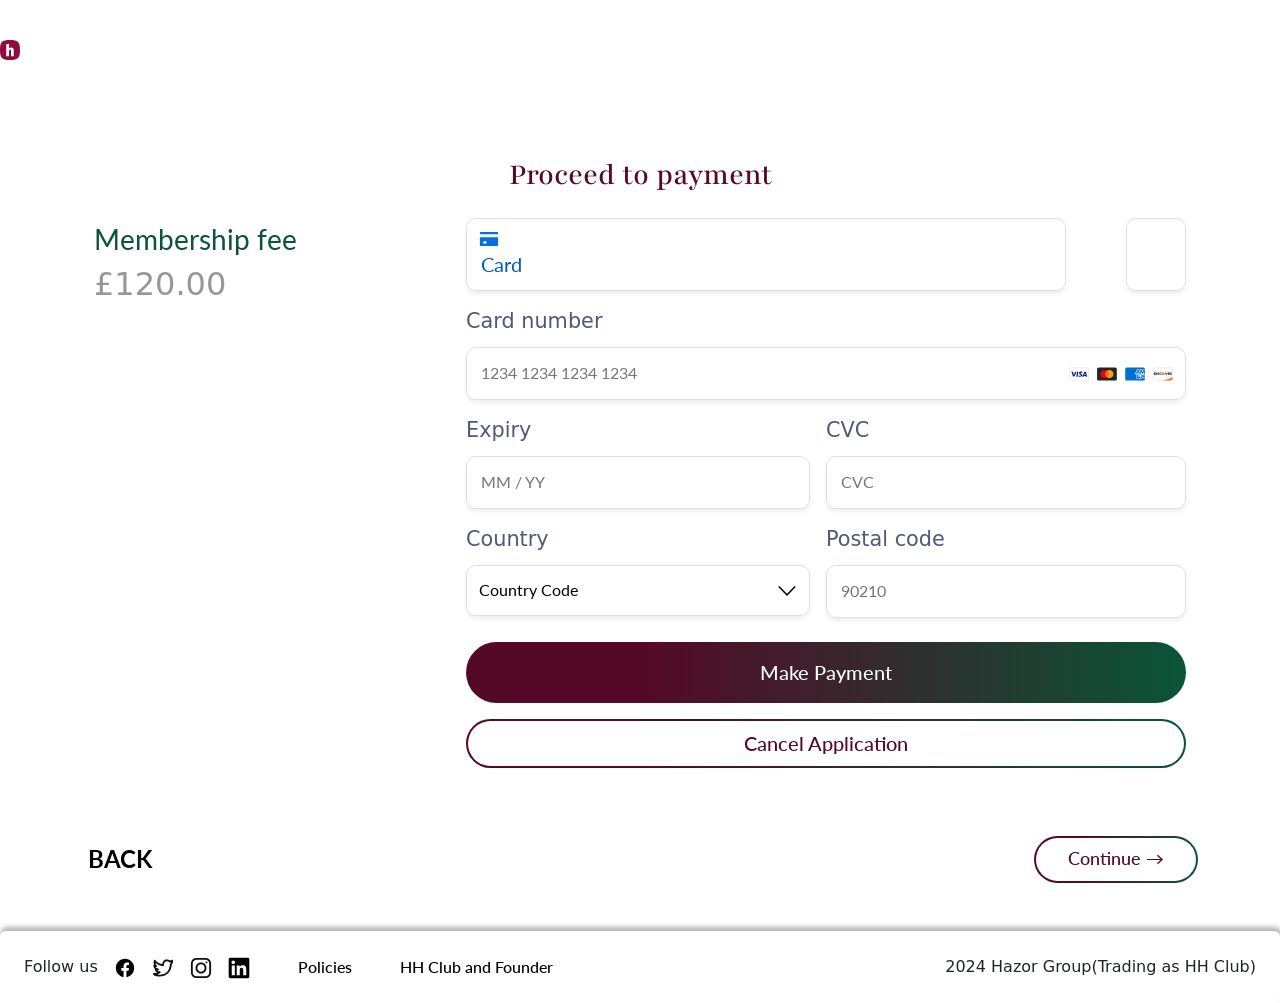
<file: base/templates/payment.html>
<!DOCTYPE html>
<html lang="en">
  <head>
    <meta charset="UTF-8" />
    <meta name="viewport" content="width=device-width, initial-scale=1.0" />
    <link
      href="https://cdn.jsdelivr.net/npm/bootstrap@5.3.3/dist/css/bootstrap.min.css"
      rel="stylesheet"
      integrity="sha384-QWTKZyjpPEjISv5WaRU9OFeRpok6YctnYmDr5pNlyT2bRjXh0JMhjY6hW+ALEwIH"
      crossorigin="anonymous"
    />
    <script
      src="https://cdn.jsdelivr.net/npm/bootstrap@5.3.3/dist/js/bootstrap.bundle.min.js"
      integrity="sha384-YvpcrYf0tY3lHB60NNkmXc5s9fDVZLESaAA55NDzOxhy9GkcIdslK1eN7N6jIeHz"
      crossorigin="anonymous"
    ></script>
    <link rel="stylesheet" href="../static/css/style.css" />
    
    <title>Payment</title>
  </head>
  <body>
    <div class="">
      <nav>
        <span class="flex-center logo-span">
          <svg
            width="117"
            height="117"
            viewBox="0 0 117 117"
            fill="none"
            xmlns="http://www.w3.org/2000/svg"
          >
            <path
              d="M58.5 0C11.7 0 0 11.7 0 58.5C0 105.3 11.7 117 58.5 117C105.3 117 117 105.3 117 58.5C117 11.7 105.3 0 58.5 0ZM80.4375 95.1112H64.3012V63.3896C64.3012 58.6365 63.3896 55.4824 60.2355 55.4824C56.7645 55.4824 52.5574 60.372 52.5574 68.2792V95.1064H36.5625V24.2287L52.6012 21.4841V47.9456C56.0771 44.7964 60.9229 43.4216 65.8612 43.4216C76.3717 43.4216 80.4375 50.3246 80.4375 61.1081V95.1112Z"
              fill="#900C3F"
            />
          </svg>
        </span>
      </nav>

      <div class="card">
        <div class="card-body">
          <div class="container">
            <form
              method="POST"
              class="mt-5 pt-2"
              enctype="multipart/form-data"
              id="multiStepForm"
              action=""
            >
                <div class="step">
                    <h3 class="primary-clr-text fs-2 text-center pl-font ">
                    Proceed to payment
                    </h3>

                    <div class="row mt-4">
                        <div class="col-lg-4">
                        <p class = "lt-font fs-3 font-bold secondary-clr-text">Membership fee</p>
                        <p class = "font-semibold fs-2 gray-text-3">£120.00</p>
                        </div>

                        <div class="col-lg-8">
                        <div class="row justify-content-between gap-4 gap-md-0">
                            <div class="col-md-10 py-control-container">
                            <div class="d-flex w-100 flex-column align-items-start">
                                <span class="flex-center">
                                <img src="../static/img/svg/card-icon.svg" alt="card icon">
                                </span>
                                <input class = "crd-input fs-5" type="text" placeholder = "Card" name="" id="">
                            </div>
                            </div>

                            <div class="col-md-1 py-control-container">
                            <input class = "w-100 d-block h-100 custom-control" type="number" name="" id="">
                            </div>
                        </div>


                        <div class = "py-control-wrapper">
                            <label for="">Card number</label>
                            <div class="py-control-container d-flex gap-2 align-items-center">
                            <input class ="flex-fill w-auto" type="text" placeholder = "1234 1234 1234 1234 " name="" id="">
                            <div class = "d-flex flex-wrap gap-2">
                                <span class="flex-center">
                                <img src="../static/img/svg/py-icons/visa.svg" alt="">
                                </span>
                                <span class="flex-center">
                                <img src="../static/img/svg/py-icons/mastercard.svg" alt="">
                                </span>
                                <span class="flex-center">
                                <img src="../static/img/svg/py-icons/Amex-bank.svg" alt="">
                                </span>
                                <span class="flex-center">
                                <img src="../static/img/svg/py-icons/banks-discover.svg" alt="">
                                </span>
                            </div>
                            </div>
                        </div>

                        <div class="row">
                            <div class = "col-md-6 py-control-wrapper pe-3">
                            <label for="">Expiry</label>
                            <div class="py-control-container">
                                <input type="text" placeholder = "MM / YY" name="" id="">
                                <div>
                                <span class="flex-center"></span>
                                <span class="flex-center"></span>
                                <span class="flex-center"></span>
                                <span class="flex-center"></span>
                                </div>
                            </div>
                            </div>

                            <div class = "col-md-6 py-control-wrapper">
                            <label for="">CVC</label>
                            <div class="py-control-container">
                                <input type="text" placeholder = "CVC" name="" id="">
                                <div>
                                <span class="flex-center"></span>
                                <span class="flex-center"></span>
                                <span class="flex-center"></span>
                                <span class="flex-center"></span>
                                </div>
                            </div>
                            </div>
                        </div>

                        <div class="row">
                            <div class = "col-md-6 py-control-wrapper pe-3">
                            <label for="">Country</label>
                            <div class="py-control-container p-0">
                                <select
                                class="col-md-3"
                                name=""
                                id="Country-Code-select"
                            >
                                <option value="">Country Code</option>
                                <option value="South Korea">South Korea</option>
                                <option value="India">India</option>
                                <option value="Ghana">Ghana</option>
                                <option value="Morocco">Morocco</option>
                            </select>
                            </div>
                            </div>

                            <div class = "col-md-6 py-control-wrapper">
                            <label for="">Postal code</label>
                            <div class="py-control-container">
                                <input type="text" placeholder = "90210" name="" id="">
                            </div>
                            </div>

                            <button data-bs-toggle="modal" data-bs-target="#paymentSuccessModal" type = "button" class = "gradient-btn-util-fill mt-4 py-3 fs-5">Make Payment</button>
                            <button type = "button" class = "gradient-btn-util mt-3 mb-5 py-2 fs-5">Cancel Application</button>

                            <div class="modal fade" id="paymentSuccessModal" tabindex="-1" aria-labelledby="paymentSuccessLabel" aria-hidden="true">
                            <div class="modal-dialog modal-dialog-centered">
                                <div class="modal-content position-relative">
                                <span class="verify-py-icon flex-center">
                                    <img src="../static/img/svg/verify-purple.svg" alt="verify icon">
                                </span>
                                <div class="modal-header flex-column mt-5 pb-3">
                                    <h3 class = "font-semibold fs-2">Payment Success!</h3>
                                    <p class = "fs-4 text-center fw-normal gray-text-4">Your payment has been successfully done.</p>
                                </div>
                                <div class="modal-body text-center mt-2">
                                    <div class="d-flex flex-column gap-1 align-items-center justify-content-center">
                                    <h4 class = "fs-4 fw-normal gray-text-4 mb-1">Total Payment</h4>
                                    <p class = "fs-2 fw-bold gray-text">£120.00</p>
                                    </div>
                                    <div class="row">
                                    <div class="col-md-6 p-2">
                                        <div class="border text-start p-2 rounded">
                                        <p class="mb-0 fs-5 gray-text-4">Ref Number</p>
                                        <p class="mb-0 fs-5 fw-medium ">000085752257</p>
                                        </div>
                                    </div>

                                    <div class="col-md-6 p-2">
                                        <div class="border text-start p-2 rounded">
                                        <p class="mb-0 fs-5 gray-text-4">Payment Time</p>
                                        <p class="mb-0 fs-5 fw-medium ">25 Feb 2023, 13:22</p>
                                        </div>
                                    </div>
                                    
                                    <div class="col-md-6 p-2">
                                        <div class="border text-start p-2 rounded">
                                        <p class="mb-0 fs-5 gray-text-4">Payment Method</p>
                                        <p class="mb-0 fs-5 fw-medium ">Card</p>
                                        </div>
                                    </div>

                                    <div class="col-md-6 p-2">
                                        <div class="border text-start p-2 rounded">
                                        <p class="mb-0 fs-5 gray-text-4">Sender Name</p>
                                        <p class="mb-0 fs-5 fw-medium ">Antonio Roberto</p>
                                        </div>
                                    </div>
                                    </div>
                                    <button class="d-flex gap-2 align-items-center mt-3 mx-auto bg-transparent">
                                    <span class="flex-center">
                                        <img src="../static/img/svg/download.svg" alt="">
                                    </span>
                                    <span class = "gray-text-4 fs-4">Get PDF Receipt</span>
                                    </button>
                                </div>
                                <div class="modal-footer mt-3">
                                    <button type="button" class="gradient-btn-util w-100" data-bs-dismiss="modal">Back to Home</button>
                                </div>
                                </div>
                            </div>
                            </div>
                            
                        </div>
                        </div>
                    </div>

                    <div class="btn-container align-items-center">
                    <button type="button" class="prev-btn fw-bold prev">
                        BACK
                    </button>
                    <button type="button" class="continue-btn next">
                        Continue →
                    </button>
                    </div>
                </div>
            </form>
          </div>
        </div>
      </div>

      <footer class="px-4 py-4 mt-5">
        <div
          class="d-flex flex-wrap gap-3 align-items-center justify-content-between w-full"
        >
          <div class="d-flex flex-wrap gap-3 gap-lg-5 align-items-center">
            <div class="social-container d-flex flex-wrap gap-3">
              <span class="fw-medium fs-6">Follow us</span>
              <div class="d-flex flex-wrap align-items-center gap-3">
                <a
                  href="#"
                  class="d-flex-align-items-center justify-content-center"
                >
                  <svg
                    fill="#000000"
                    width="800px"
                    height="800px"
                    viewBox="0 0 24 24"
                    xmlns="http://www.w3.org/2000/svg"
                  >
                    <path
                      d="M12 2.03998C6.5 2.03998 2 6.52998 2 12.06C2 17.06 5.66 21.21 10.44 21.96V14.96H7.9V12.06H10.44V9.84998C10.44 7.33998 11.93 5.95998 14.22 5.95998C15.31 5.95998 16.45 6.14998 16.45 6.14998V8.61998H15.19C13.95 8.61998 13.56 9.38998 13.56 10.18V12.06H16.34L15.89 14.96H13.56V21.96C15.9164 21.5878 18.0622 20.3855 19.6099 18.57C21.1576 16.7546 22.0054 14.4456 22 12.06C22 6.52998 17.5 2.03998 12 2.03998Z"
                    />
                  </svg>
                </a>

                <a
                  href="#"
                  class="d-flex-align-items-center justify-content-center"
                >
                  <svg
                    width="800px"
                    height="800px"
                    viewBox="0 0 24 24"
                    fill="none"
                    xmlns="http://www.w3.org/2000/svg"
                  >
                    <path
                      fill-rule="evenodd"
                      clip-rule="evenodd"
                      d="M19.7828 3.91825C20.1313 3.83565 20.3743 3.75444 20.5734 3.66915C20.8524 3.54961 21.0837 3.40641 21.4492 3.16524C21.7563 2.96255 22.1499 2.9449 22.4739 3.11928C22.7979 3.29366 23 3.6319 23 3.99986C23 5.08079 22.8653 5.96673 22.5535 6.7464C22.2911 7.40221 21.9225 7.93487 21.4816 8.41968C21.2954 11.7828 20.3219 14.4239 18.8336 16.4248C17.291 18.4987 15.2386 19.8268 13.0751 20.5706C10.9179 21.3121 8.63863 21.4778 6.5967 21.2267C4.56816 20.9773 2.69304 20.3057 1.38605 19.2892C1.02813 19.0108 0.902313 18.5264 1.07951 18.109C1.25671 17.6916 1.69256 17.4457 2.14144 17.5099C3.42741 17.6936 4.6653 17.4012 5.6832 16.9832C5.48282 16.8742 5.29389 16.7562 5.11828 16.6346C4.19075 15.9925 3.4424 15.1208 3.10557 14.4471C2.96618 14.1684 2.96474 13.8405 3.10168 13.5606C3.17232 13.4161 3.27562 13.293 3.40104 13.1991C2.04677 12.0814 1.49999 10.5355 1.49999 9.49986C1.49999 9.19192 1.64187 8.90115 1.88459 8.71165C1.98665 8.63197 2.10175 8.57392 2.22308 8.53896C2.12174 8.24222 2.0431 7.94241 1.98316 7.65216C1.71739 6.3653 1.74098 4.91284 2.02985 3.75733C2.1287 3.36191 2.45764 3.06606 2.86129 3.00952C3.26493 2.95299 3.6625 3.14709 3.86618 3.50014C4.94369 5.36782 6.93116 6.50943 8.78086 7.18568C9.6505 7.50362 10.4559 7.70622 11.0596 7.83078C11.1899 6.61019 11.5307 5.6036 12.0538 4.80411C12.7439 3.74932 13.7064 3.12525 14.74 2.84698C16.5227 2.36708 18.5008 2.91382 19.7828 3.91825ZM10.7484 9.80845C10.0633 9.67087 9.12171 9.43976 8.09412 9.06408C6.7369 8.56789 5.16088 7.79418 3.84072 6.59571C3.86435 6.81625 3.89789 7.03492 3.94183 7.24766C4.16308 8.31899 4.5742 8.91899 4.94721 9.10549C5.40342 9.3336 5.61484 9.8685 5.43787 10.3469C5.19827 10.9946 4.56809 11.0477 3.99551 10.9046C4.45603 11.595 5.28377 12.2834 6.66439 12.5135C7.14057 12.5929 7.49208 13.0011 7.49986 13.4838C7.50765 13.9665 7.16949 14.3858 6.69611 14.4805L5.82565 14.6546C5.95881 14.7703 6.103 14.8838 6.2567 14.9902C6.95362 15.4727 7.65336 15.6808 8.25746 15.5298C8.70991 15.4167 9.18047 15.6313 9.39163 16.0472C9.60278 16.463 9.49846 16.9696 9.14018 17.2681C8.49626 17.8041 7.74425 18.2342 6.99057 18.5911C6.63675 18.7587 6.24134 18.9241 5.8119 19.0697C6.14218 19.1402 6.48586 19.198 6.84078 19.2417C8.61136 19.4594 10.5821 19.3126 12.4249 18.6792C14.2614 18.0479 15.9589 16.9385 17.2289 15.2312C18.497 13.5262 19.382 11.1667 19.5007 7.96291C19.51 7.71067 19.6144 7.47129 19.7929 7.29281C20.2425 6.84316 20.6141 6.32777 20.7969 5.7143C20.477 5.81403 20.1168 5.90035 19.6878 5.98237C19.3623 6.04459 19.0272 5.94156 18.7929 5.70727C18.0284 4.94274 16.5164 4.43998 15.2599 4.77822C14.6686 4.93741 14.1311 5.28203 13.7274 5.89906C13.3153 6.52904 13 7.51045 13 8.9999C13 9.28288 12.8801 9.5526 12.6701 9.74221C12.1721 10.1917 11.334 9.92603 10.7484 9.80845Z"
                      fill="#0F0F0F"
                    />
                  </svg>
                </a>

                <a
                  href="#"
                  class="d-flex-align-items-center justify-content-center"
                >
                  <svg
                    width="800px"
                    height="800px"
                    viewBox="0 0 24 24"
                    fill="none"
                    xmlns="http://www.w3.org/2000/svg"
                  >
                    <path
                      fill-rule="evenodd"
                      clip-rule="evenodd"
                      d="M12 18C15.3137 18 18 15.3137 18 12C18 8.68629 15.3137 6 12 6C8.68629 6 6 8.68629 6 12C6 15.3137 8.68629 18 12 18ZM12 16C14.2091 16 16 14.2091 16 12C16 9.79086 14.2091 8 12 8C9.79086 8 8 9.79086 8 12C8 14.2091 9.79086 16 12 16Z"
                      fill="#0F0F0F"
                    />
                    <path
                      d="M18 5C17.4477 5 17 5.44772 17 6C17 6.55228 17.4477 7 18 7C18.5523 7 19 6.55228 19 6C19 5.44772 18.5523 5 18 5Z"
                      fill="#0F0F0F"
                    />
                    <path
                      fill-rule="evenodd"
                      clip-rule="evenodd"
                      d="M1.65396 4.27606C1 5.55953 1 7.23969 1 10.6V13.4C1 16.7603 1 18.4405 1.65396 19.7239C2.2292 20.8529 3.14708 21.7708 4.27606 22.346C5.55953 23 7.23969 23 10.6 23H13.4C16.7603 23 18.4405 23 19.7239 22.346C20.8529 21.7708 21.7708 20.8529 22.346 19.7239C23 18.4405 23 16.7603 23 13.4V10.6C23 7.23969 23 5.55953 22.346 4.27606C21.7708 3.14708 20.8529 2.2292 19.7239 1.65396C18.4405 1 16.7603 1 13.4 1H10.6C7.23969 1 5.55953 1 4.27606 1.65396C3.14708 2.2292 2.2292 3.14708 1.65396 4.27606ZM13.4 3H10.6C8.88684 3 7.72225 3.00156 6.82208 3.0751C5.94524 3.14674 5.49684 3.27659 5.18404 3.43597C4.43139 3.81947 3.81947 4.43139 3.43597 5.18404C3.27659 5.49684 3.14674 5.94524 3.0751 6.82208C3.00156 7.72225 3 8.88684 3 10.6V13.4C3 15.1132 3.00156 16.2777 3.0751 17.1779C3.14674 18.0548 3.27659 18.5032 3.43597 18.816C3.81947 19.5686 4.43139 20.1805 5.18404 20.564C5.49684 20.7234 5.94524 20.8533 6.82208 20.9249C7.72225 20.9984 8.88684 21 10.6 21H13.4C15.1132 21 16.2777 20.9984 17.1779 20.9249C18.0548 20.8533 18.5032 20.7234 18.816 20.564C19.5686 20.1805 20.1805 19.5686 20.564 18.816C20.7234 18.5032 20.8533 18.0548 20.9249 17.1779C20.9984 16.2777 21 15.1132 21 13.4V10.6C21 8.88684 20.9984 7.72225 20.9249 6.82208C20.8533 5.94524 20.7234 5.49684 20.564 5.18404C20.1805 4.43139 19.5686 3.81947 18.816 3.43597C18.5032 3.27659 18.0548 3.14674 17.1779 3.0751C16.2777 3.00156 15.1132 3 13.4 3Z"
                      fill="#0F0F0F"
                    />
                  </svg>
                </a>

                <a
                  href="#"
                  class="d-flex-align-items-center justify-content-center"
                >
                  <svg
                    fill="#000000"
                    width="800px"
                    height="800px"
                    viewBox="0 0 32 32"
                    version="1.1"
                    xmlns="http://www.w3.org/2000/svg"
                  >
                    <title>linkedin</title>
                    <path
                      d="M28.778 1.004h-25.56c-0.008-0-0.017-0-0.027-0-1.199 0-2.172 0.964-2.186 2.159v25.672c0.014 1.196 0.987 2.161 2.186 2.161 0.010 0 0.019-0 0.029-0h25.555c0.008 0 0.018 0 0.028 0 1.2 0 2.175-0.963 2.194-2.159l0-0.002v-25.67c-0.019-1.197-0.994-2.161-2.195-2.161-0.010 0-0.019 0-0.029 0h0.001zM9.9 26.562h-4.454v-14.311h4.454zM7.674 10.293c-1.425 0-2.579-1.155-2.579-2.579s1.155-2.579 2.579-2.579c1.424 0 2.579 1.154 2.579 2.578v0c0 0.001 0 0.002 0 0.004 0 1.423-1.154 2.577-2.577 2.577-0.001 0-0.002 0-0.003 0h0zM26.556 26.562h-4.441v-6.959c0-1.66-0.034-3.795-2.314-3.795-2.316 0-2.669 1.806-2.669 3.673v7.082h-4.441v-14.311h4.266v1.951h0.058c0.828-1.395 2.326-2.315 4.039-2.315 0.061 0 0.121 0.001 0.181 0.003l-0.009-0c4.5 0 5.332 2.962 5.332 6.817v7.855z"
                    ></path>
                  </svg>
                </a>
              </div>
            </div>
            <!-- Bootstrap Modal -->
            <div class="modal fade" id="blockedModal" tabindex="-1" aria-labelledby="blockedModalLabel" aria-hidden="true">
              <div class="modal-dialog modal-dialog-centered">
                <div class="modal-content">
                  <div class="modal-header">
                    <h5 class="modal-title text-danger" id="blockedModalLabel">Access Restricted</h5>
                    <button type="button" class="btn-close" data-bs-dismiss="modal" aria-label="Close"></button>
                  </div>
                  <div class="modal-body">
                    <p class="fw-semibold text-center">Please wait for 6 months before you log in.</p>
                  </div>
                  <div class="modal-footer">
                    <button type="button" class="btn btn-secondary" data-bs-dismiss="modal">Okay</button>
                  </div>
                </div>
              </div>
            </div>


            <a href="#" class="fw-medium fs-6">Policies</a>

            <a href="#" class="fw-medium fs-6">HH Club and Founder</a>
          </div>
          <p class="fw-medium fs-6">2024 Hazor Group(Trading as HH Club)</p>
        </div>
      </footer>
    </div>
  </body>
</html>
</file>
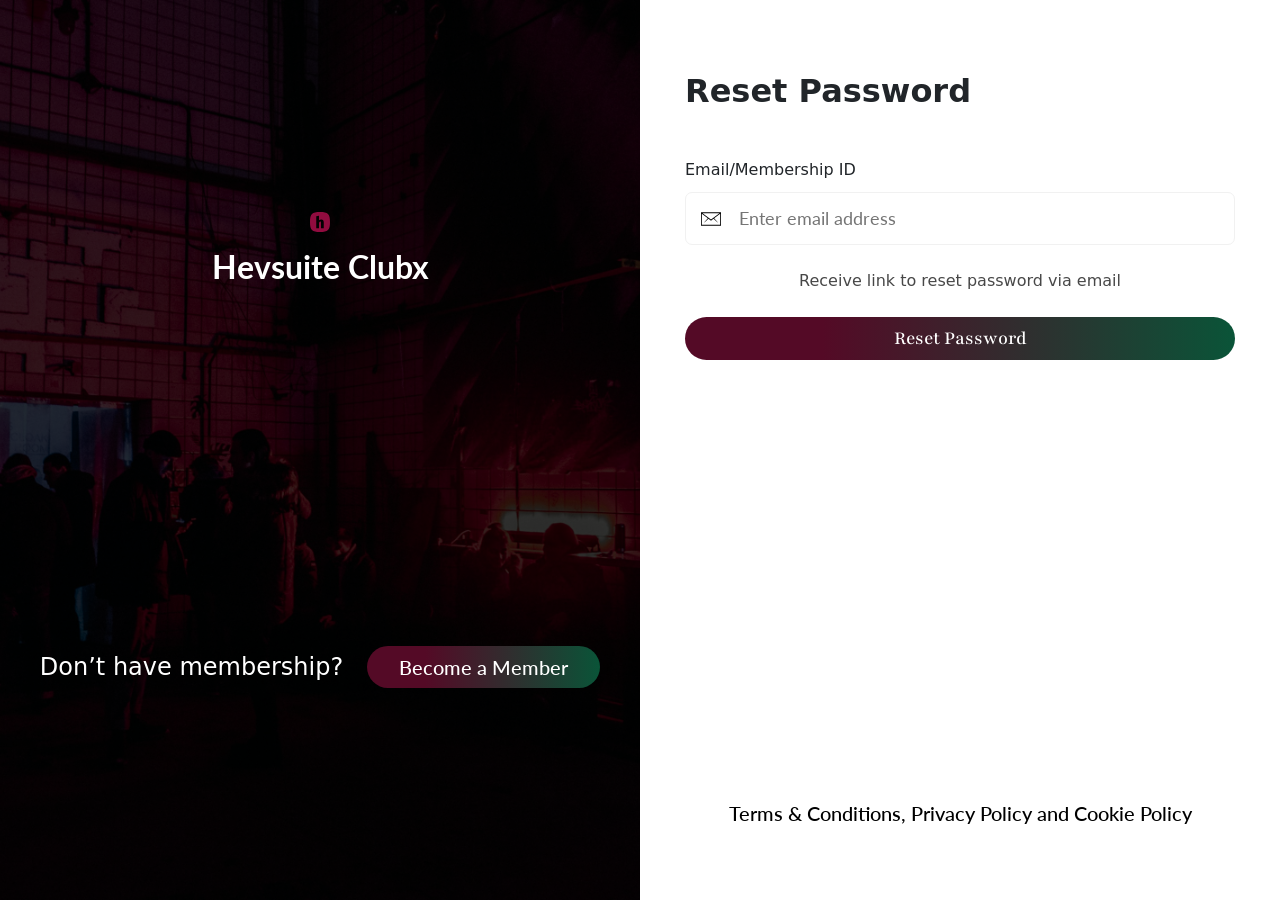
<file: base/templates/reset-password1.html>
<!DOCTYPE html>
<html lang="en">
  <head>
    <meta charset="UTF-8" />
    <meta name="viewport" content="width=device-width, initial-scale=1.0" />
    <link
      href="https://cdn.jsdelivr.net/npm/bootstrap@5.3.3/dist/css/bootstrap.min.css"
      rel="stylesheet"
      integrity="sha384-QWTKZyjpPEjISv5WaRU9OFeRpok6YctnYmDr5pNlyT2bRjXh0JMhjY6hW+ALEwIH"
      crossorigin="anonymous"
    />
    <script
      src="https://cdn.jsdelivr.net/npm/bootstrap@5.3.3/dist/js/bootstrap.bundle.min.js"
      integrity="sha384-YvpcrYf0tY3lHB60NNkmXc5s9fDVZLESaAA55NDzOxhy9GkcIdslK1eN7N6jIeHz"
      crossorigin="anonymous"
    ></script>
    <link rel="stylesheet" href="../static/css/style.css" />
    <title>Login</title>
  </head>
  <body>
    <div class="">
        <div class="vh-100 row ">
            <div class="graphics-banner pt-5 pb-5 flex-column justify-content-around col-md-6 h-100">
              <div class="flex-column">
                <span class="flex-center large-logo-span">
                  <svg
                    width="117"
                    height="117"
                    viewBox="0 0 117 117"
                    fill="none"
                    xmlns="http://www.w3.org/2000/svg"
                  >
                    <path
                      d="M58.5 0C11.7 0 0 11.7 0 58.5C0 105.3 11.7 117 58.5 117C105.3 117 117 105.3 117 58.5C117 11.7 105.3 0 58.5 0ZM80.4375 95.1112H64.3012V63.3896C64.3012 58.6365 63.3896 55.4824 60.2355 55.4824C56.7645 55.4824 52.5574 60.372 52.5574 68.2792V95.1064H36.5625V24.2287L52.6012 21.4841V47.9456C56.0771 44.7964 60.9229 43.4216 65.8612 43.4216C76.3717 43.4216 80.4375 50.3246 80.4375 61.1081V95.1112Z"
                      fill="#900C3F"
                    />
                  </svg>
                </span>
      
                <h3 class="fw-bold fs-2 lt-font text-white mt-3">Hevsuite Clubx</h3>
              </div>
      
              <div class="d-flex flex-wrap gap-4 justify-content-center mt-4">
                <p class="text-white fs-4">Don’t have membership?</p>
                <button class="gradient-btn-util-fill fs-5 text-white">
                  Become a Member
                </button>
              </div>
            </div>
      
            <div class="content-container col-md-6  h-100">

                <div class = "mid-height-wrapper">
                    <div>
                        <h3 class = "fw-semibold fs-2">Reset Password</h3>
        
                        <form class = "mt-5" action="">
                            <div class = "secondary-form-el-container">
                                <label class = "fw-medium " for="">Email/Membership ID</label>
                                <div class="secondary-form-el">
                                    <div class="d-flex gap-3 align-items-center w-100">
                                        <span class="flex-center">
                                            <img src="../static/img/svg/social/email.svg" alt="">
                                        </span>
                                        <input class = "flex-fill" type="text" name="" placeholder = "Enter email address"  id="">
                                    </div>
                                </div>
                            </div>
        
                            <p class = "gray-text-4 fs-xs mt-4 text-center">Receive link to reset password via email</p>
    
                            <button class="gradient-btn-util-fill pl-font fs-5 w-100 mt-4">Reset Password</button>
                        </form>
                    </div>
    
                    <a href = "#" class = "text-center fw-medium fs-5 mt-5">Terms & Conditions, Privacy Policy and Cookie Policy</a>
                </div>
            </div>
        </div>
    </div>
  </body>
</html>
</file>
<file: base/static/css/style.css>
@import url("https://fonts.googleapis.com/css2?family=Playfair:ital,opsz,wght@0,5..1200,300..900;1,5..1200,300..900&display=swap");
@import url("https://fonts.googleapis.com/css2?family=Lato:ital,wght@0,100;0,300;0,400;0,700;0,900;1,100;1,300;1,400;1,700;1,900&display=swap");

* {
	box-sizing: border-box;
}

:root {
	--gradient-purple: linear-gradient(90deg, #540a26 25%, #0a5438 100%);
	--primary-clr: #540a26;
	--secondary-clr: #0a5438;
	--light-primary: #f6f6f6;
	--gray-text-clr: #444444;
	--gray-text2-clr: #7d7d7d;
	--gray-text3-clr: #979797;
	--gray-text4-clr: #000000b8;
}

body {
	font-family: system-ui, -apple-system, BlinkMacSystemFont, "Segoe UI", Roboto,
		Oxygen, Ubuntu, Cantarell, "Open Sans", "Helvetica Neue", sans-serif !important;
}

body.no-scroll{
	overflow-y: hidden;
}

svg {
	width: 20px;
	height: 20px;
}

button {
	border: none;
	outline: none;
}

input:focus {
	outline: 1px solid rgb(1, 91, 175);
}

p {
	margin-bottom: 0;
}

a {
	text-decoration: none;
	color: black;
}

.flex-basis-0 {
	flex-basis: 0;
}

.d-block {
	display: block;
}

input,
select,
button {
	font-family: "Lato", "sans-serif";
	font-weight: 400;
	font-size: 24px;
	line-height: 28.8px;
	letter-spacing: 3%;
}

ul,
li,
a {
	font-family: "Lato", "sans-serif";
}

.w-fit{
	width : fit-content;
}

.flex {
	display: flex;
	align-items: center;
}

.flex-center {
	display: flex;
	align-items: center;
	justify-content: center;
}

.flex-between {
	display: flex;
	justify-content: space-between;
}

.flex-end {
	display: flex;
	align-items: center;
	justify-content: end;
}

.flex-wrap {
	display: flex;
	align-items: center;
	flex-wrap: wrap;
}

.flex-scroll {
	display: flex;
	align-items: center;
	gap: 20px;
	overflow-x: auto;
	scroll-behavior: smooth;
	scrollbar-width: none;
}

.flex-scroll::-webkit-scrollbar {
	width: 0;
	height: 0;
}

.flex-column {
	display: flex;
	flex-direction: column;
	justify-content: center;
	align-items: center;
}

.gray-text {
	color: var(--gray-text-clr);
}

.gray-text-2 {
	color: var(--gray-text2-clr);
}

.gray-text-3 {
	color: var(--gray-text3-clr);
}

.gray-text-4 {
	color: var(--gray-text4-clr);
}

.primary-clr-text {
	color: var(--primary-clr);
}

.secondary-clr-text {
	color: var(--secondary-clr);
}

.fit-content{
  width : fit-content
}

.row {
	margin-left: 0 !important;
	margin-right: 0 !important;
}

.custom-control {
	appearance: none;
	-webkit-appearance: none;
	-moz-appearance: none;
}

nav.register-nav {
	background-color: rgba(0, 0, 0, 0.8);
	background-image: url("../img/nav-bg.jpg");
	background-repeat: no-repeat;
	background-size: cover;
	background-position: center;
	background-blend-mode: darken;
	justify-content: center;

}

nav{
	display: flex;

	align-items: center;
	height: 100px;
}

.logo-span svg {
	width: 70px;
	height: 70px;
}

.step-indicator-container {
	position: relative;
}

.step-indicator-text {
	position: absolute;
	display: block;
	width: 7ch;
	margin-top: 5px;
}

.pl-font {
	font-family: "Playfair", serif;
}

.lt-font {
	font-family: "Lato", serif;
}

.mem-require-list {
	padding: 0;
	margin: 15px 0px 0px;
	list-style: none;
}

.btn-container {
	display: flex;
	justify-content: space-between;
	margin-top: 20px;
}

.mem-require-list li {
	padding: 20px 0px;
	border-bottom: 1px solid rgba(0, 0, 0, 0.2);
}

.continue-btn {
	padding: 7px 32px;
	border: 2px solid transparent;
	border-radius: 50px;
	background-image: linear-gradient(white, white), var(--gradient-purple);
	background-origin: border-box;
	background-clip: padding-box, border-box;
	/* margin-top: 20px; */
	color: var(--primary-clr);
	font-size: 1.1rem;
	font-weight: 500;
}

.gradient-btn-util {
	padding: 7px 32px;
	border: 2px solid transparent;
	border-radius: 50px;
	background-image: linear-gradient(white, white), var(--gradient-purple);
	background-origin: border-box;
	background-clip: padding-box, border-box;
	/* margin-top: 20px; */
	color: var(--primary-clr);
	font-size: 1.1rem;
	font-weight: 500;
}

.gradient-btn-util-fill {
	padding: 7px 32px;
	border-radius: 50px;
	background-image: var(--gradient-purple);
	color: white;
	font-size: 1.1rem;
	font-weight: 500;
}

a.gradient-btn-util-fill {
	text-decoration: none;
}

.prev-btn {
	font-size: 1.5rem;
	border: none;
	outline: none;
	background-color: transparent;
}

.continue-btn:hover {
	background-image: var(--gradient-purple);
	background-origin: initial;
	background-clip: initial;
	color: white;
}

.gradient-btn-util:hover {
	background-image: var(--gradient-purple);
	background-origin: initial;
	background-clip: initial;
	color: white;
}

.card-body {
	padding: 0;
}

.form-el-container {
	background-color: rgb(195 231 231 / 20%);
	border-radius: 10px;
	padding: 40px 30px;
	max-width: 800px;
	margin-left: auto;
	margin-right: auto;
}

.form-el-div {
	position: relative;
	padding-top: 25px;
}

.form-el-div.border-incl {
	padding-top: 30px;
	padding-bottom: 30px;
}

.form-el-div.border-incl::after {
	position: absolute;
	content: "";
	left: 12px;
	bottom: 0px;
	height: 1px;
	width: 94%;
	background-color: rgba(0, 0, 0, 0.2);
}

.form-el-div.large::after {
	width: 100%;
	left: 0;
}

.form-el-div label {
	font-weight: 600;
	position: relative;
	font-size: 1.1rem;
}

.form-el-div label::after {
	position: absolute;
	content: "*";
	top: 0;
	right: -10px;
	color: red;
}

.form-el-div label.ur::after {
	display: none;
}

.form-el-div select,
.form-el-div input {
	/* width: 100%; */
	padding: 10px 12px;
	border: 1px solid rgba(0, 0, 0, 0.2);
	border-radius: 10px;
	display: block;
	margin-top: 10px;
	font-size: 1.1rem;
}

.form-el-div select {
	appearance: none;
	background: url("../img/svg/down-arrow-icon.svg") center right 12px;
	background-repeat: no-repeat;
	background-size: 20px;
	background-color: white;
	padding-right: 32px;
}

.external-email-wrapper {
	padding: 0px 0px 25px;
	margin-top: 25px;
	border-top: 1px solid rgba(0, 0, 0, 0.2);
	border-bottom: 1px solid rgba(0, 0, 0, 0.2);
}

.large-h-formEl {
	padding: 15px 12px;
}

.interests-container {
	padding-bottom: 35px;
	border-bottom: 1px solid rgba(0, 0, 0, 0.2);
}

.light-block-util {
	min-height: 220px;
	border-radius: 10px;
	background-color: white;
	border: 1px solid rgba(0, 0, 0, 0.1);
	display: flex;
	flex-direction: column;
	gap: 10px;
	align-items: center;
	justify-content: center;
}

.primary-btn-group-util {
	background-color: var(--primary-clr);
	color: white;
	padding: 7px 15px;
	border-radius: 10px;
	display: flex;
	gap: 15px;
	align-items: center;
	border: none;
	outline: none;
	font-size: 1.1rem;
	font-weight: 500;
	letter-spacing: 0.5px;
}

.primary-btn-util {
	background-color: var(--primary-clr);
	color: white;
	padding: 7px 22px;
	border-radius: 10px;
	font-size: 1.1rem;
	font-weight: 500;
	letter-spacing: 0.5px;
}

.light-btn-util {
	background-color: white;
	color: rgba(0, 0, 0, 0.327);
	padding: 7px 22px;
	border-radius: 10px;
	font-size: 1.1rem;
	font-weight: 500;
	letter-spacing: 0.5px;
}

.upload-util-el.bg-primary-util {
	background-color: var(--primary-clr);
	color: white;
	padding: 7px 22px;
	border-radius: 10px;
	display: flex;
	gap: 15px;
	align-items: center;
}

.upload-util-el {
	position: relative;
	cursor: pointer;
}

.upload-util-el .upload-pic-input {
  position: absolute;
  inset: 0;
  opacity: 0;
  cursor: pointer;
}

.border-bt-wrap {
	padding: 15px 0px;
	border-bottom: 1px solid rgba(0, 0, 0, 0.2);
}

.searchbar {
	width: 65%;
	padding: 5px 10px;
	display: flex;
	align-items: center;
	gap: 10px;
	background-color: transparent;
	border: 1px solid rgba(0, 0, 0, 0.2);
	border-radius: 5px;
}

.searchbar input {
	flex: 1;
	border: none;
	outline: none;
	background-color: transparent;
	font-size: 1.1rem;
}

.searchbar input:focus {
	outline: none;
	background-color: rgba(0, 0, 0, 0.1);
}

.more-span {
	padding: 7px 5px;
	border-radius: 5px;
	background-color: #f6f6f6;
}

.card {
	border: none;
}

.members-container {
	display: flex;
	flex-direction: column;
	gap: 20px;
}

.member-item {
	background-color: #f0f0f5;
	display: flex;
	justify-content: space-between;
	flex-wrap: wrap;
	align-items: center;
	padding: 7px 12px;
	border-radius: 5px;
}

.member-img {
	width: 40px;
	height: 40px;
	border-radius: 50%;
	object-fit: cover;
	object-position: center;
}

.form-check .form-check-input {
	margin-left: 0;
}

.py-control-wrapper {
	margin-top: 15px;
	padding: 0;
}

.py-control-wrapper label {
	color: #4f5b76;
	font-weight: 400;
	margin-bottom: 10px;
	font-size: 1.3rem;
}

.py-control-container {
	border: 1px solid #e0e0e0;
	box-shadow: 0px 2.8px 5.6px 0px #00000012;
	padding: 10px 12px;
	border-radius: 10px;
}

.py-control-container input {
	border: none;
	font-size: 1rem;
	width: 100%;
}

.py-control-container select {
	border: none;
	font-size: 1rem;
	appearance: none;
	background: url("../img/svg/down-arrow-icon.svg") center right 12px;
	background-repeat: no-repeat;
	background-size: 20px;
	width: 100%;
	padding: 10px 12px;
}

.crd-input {
	width: 100%;
}

.crd-input::placeholder {
	color: rgb(1, 91, 175);
	padding-left: 0;
	margin-top: 3px;
	display: block;
}

.crd-input:focus {
	outline: 1px solid rgb(1, 91, 175);
}

.verify-py-icon {
	width: 70px;
	height: 70px;
	display: flex;
	align-items: center;
	justify-content: center;
	position: absolute;
	top: -20px;
	left: 50%;
	transform: translateX(-50%);
	background-color: black;
	border-radius: 50%;
	z-index: 20;
	box-shadow: 0px 9.99px 26.65px 0px #00000029;
}

.graphics-banner {
	background-image: url("../img/login-banner.jpg");
	background-color: rgba(0, 0, 0, 0.8);
	background-blend-mode: darken;
	background-size: cover;
	background-position: center;
}

.large-logo-span svg {
	width: 150px;
	height: 200px;
}

.content-container {
	padding: 30px 45px;
	background-color: white;
	display: flex;
	flex-direction: column;
	justify-content: center;
	align-items: stretch;
}

.mid-height-wrapper {
	height: 90%;
	display: flex;
	flex-direction: column;
	justify-content: space-between;
}

.secondary-form-el-container label {
	margin-bottom: 10px;
	display: inline-block;
}

.secondary-form-el {
	padding: 10px 15px;
	border: 1.2px solid #f1f1f1;
	display: flex;
	border-radius: 7px;
}

.secondary-form-el input {
	border: none;
	outline: none;
	background-color: transparent;
	font-size: 18px;
}

.hero-section {
	background-image: url("../img/login-banner.jpg");
	background-position: center;
	background-size: cover;
	background-color: rgba(0, 0, 0, 0.6);
	background-blend-mode: darken;
	min-height: 70vh;
	padding-bottom: 90px;
}

.hero-section .logo-span svg,
nav.home .logo-span svg{
	width: 48px;
	height: 48px;
}

.hero-section nav,
nav.home{
	background-image: none;
	background-color: transparent;
	display: flex;
	justify-content: space-between;
	align-items: center;
	width: 100%;
	height: 100px;
	padding: 0px 15px;
}

.hero-section.home nav, nav.home{
  padding-right: 0;
}

.nav-links-wrapper {
	background-color: rgba(0, 0, 0, 0.8);
	padding: 10px 12px;
	border-radius: 50px;
}

.hero-section.home .nav-links-wrapper,
nav.home .nav-links-wrapper{
  border-top-right-radius: 0px;
  border-bottom-right-radius: 0px;
}

.nav-links-container {
	list-style-type: none;
	display: flex;
	align-items: center;
	gap: 25px;
	padding: 0;
	margin: 0;
}

.nav-link {
	color: white;
}

.hamburger{
	width : 32px;
	height: 36px;
	display: none;
	flex-direction: column;
	align-items: center;
	justify-content: center;
	gap: 5px;	
	cursor: pointer;
}

span.flex-center img,
span.flex-center svg{
	width: 20px;
	height: 20px;
}

.hamburger span{
	height: 2px;
	width : 90%;
	background-color: white;
}

.overlay-util{
	position : fixed;
	inset : 0;
	width : 100%;
	height: 100vh;
	z-index : 9990;
	background-color: rgba(0, 0, 0, 0.8);
	opacity: 0;
	transition : opacity .5s ease;
	display : none;
}

.overlay-util.reveal{
	opacity: 1;
}

.mobile-nav{
	position : fixed;
	top : 0;
	right : 0;
	min-width : 300px;
	background-color: white;
	height: 100vh;
	overflow-y: auto;
	transform: translateX(100%);
	z-index : 9999;
	padding : 20px 15px;
	transition : transform .5s ease;
	color : black;
}

.mobile-nav.slideIn{
	transform: translateX(0%);
}

.mobile-nav .logo-span svg{
	width : 48px;
	height : 48px;
}

.mobile-nav .nav-links-container{
	flex-direction: column;
	align-items: start;
	gap : 20px;
	margin-top : 40px;
}

.mobile-nav .nav-link,
.mobile-nav .sub-link{
	width : fit-content;
	position: relative;
	color: black;
}

.sub-link-container{
	list-style-type: none;
	padding-left : 1.2rem;
}

.account-dropdown-head{
	display : flex;
	justify-content: space-between;
	align-items: center;
	cursor: pointer;
}

.mobile-nav .sub-link{
	margin-top: 12px;
	font-size: 1.1rem;
	display: inline-block;
	position: relative;
}

.mobile-nav .nav-link{
	font-weight: 700;
}

.mobile-nav .nav-link::after,
.mobile-nav .sub-link::after{
	content: "";
	position: absolute;
	bottom: -5px;
	left : 0;
	width : 0%;
	height : 4px;
	border-radius: 10px;
	background-color: var(--primary-clr);
	transition: width .5s ease;

}

.mobile-nav .nav-link:hover:hover::after{
	width : 90%;
}

.mobile-nav .sub-link:hover:hover::after{
	width : 50%;
}

.close-nav-btn{
	background-color: transparent;
	font-size: 54px;
}

.dropdown-util {
	display: none; /* Initially hidden */
	overflow: hidden;
	max-height : 0;
	transition: max-height 0.3s ease-in-out;
}



span.logout-span img{
	width: 30px;
	height: 30px;
}

.notification-container{
	position : relative;
	cursor: pointer;
}

.notification-container img{
	width : 28px;
	height : 28px;
}

.notification-badge {
    position: absolute;
    top: -10px;
    left: -10px;
    transform: scale(0.6);
    background: #ad0606;
    color: white;
    font-size: 14px;
    font-weight: bold;
    border-radius: 50%;
    padding: 4px 8px;
    min-width: 20px;
    text-align: center;
    box-shadow: 0 0 5px rgba(0, 0, 0, 0.3);
}

.profile-img{
	width : 40px;
	height : 40px;
	border-radius : 50%;
	border : 2px solid rgb(156, 6, 6);
	object-fit: cover;
	object-position : center;
}

.profile-img-nbr{
	width : 40px;
	height : 40px;
	border-radius : 50%;
	object-fit: cover;
	object-position : center;
}


.profile-name{
	color : rgb(157, 5, 5);
}

.hero-section h2 {
	font-size: 3.4rem;
	max-width : 950px;
	width: 90%;
}



.event-card {
	min-width: 200px;
	height: 280px;
	position : relative;
	overflow: hidden;
	background-image: url("../img/login-banner.jpg");
	background-position: center;
	background-size: cover;
	background-color: rgba(0, 0, 0, 0.6);
	background-blend-mode: darken;
	display: flex;
	align-items: center;
	flex-direction: column;
	justify-content: end;
  	border-radius: 10px;
	z-index: 1;
}

.event-card::after{
	content : "";
	position : absolute;
	inset: 0;
	background: linear-gradient(180.98deg, rgba(10, 84, 56, 0.2) 60.29%, rgba(84, 10, 38, 0.9) 87.59%);
	z-index : -1;
}

.event-details-container {
	padding: 10px 12px;
  	width : 100%;
}

.event-details-container span {
	font-size : .8rem;
}

.event-details-container img{
	width : 15px;
	height: 15px;
}

/* Popup Modal */
.popup {
    display: none;
    position: fixed;
    top: 0;
    left: 0;
    width: 100%;
    height: 100%;
    background: rgba(0, 0, 0, 0.8);
    justify-content: center;
    align-items: center;
	z-index : 999;
}

.popup-content {
    background: white;
    color: black;
    border-radius: 10px;
    position: relative;
	width : 90%;
    max-width: 1200px;
    border-radius: 21px;
    overflow: hidden;
}

/* Close Button */
.close-btn {
    position: absolute;
    top: 10px;
    right: 20px;
    font-size: 32px;
    cursor: pointer;
	color : white
}

/* Tabs */
.tabs {
    display: flex;
    /* border-bottom: 2px solid #ccc; */
}

.tab-btn {
    flex: 1;
    padding: 10px;
    background: none;
    border: none;
    font-size: 18px;
	font-weight : 500;
    cursor: pointer;
}

.map-container {
	width: 100%;
    height: 300px;
    border-radius: 15px;
    overflow: hidden;
    box-shadow: 0px 4px 10px rgba(0, 0, 0, 0.2);
}

/* Embedded Map */
.map-container iframe {
    width: 100%;
    height: 100%;
    border: none;
}

.event-popup-content-wrapper .tab-btn{
	border-bottom : 1px solid #C4C4C4;
}

.event-popup-content-wrapper .tab-btn:not(:last-of-type){
	border-right : 1px solid #C4C4C4;
}

.event-popup-content-wrapper .tab-btn.active {
	background-color : var(--primary-clr);
	color : white;
	padding : 25px 10px;
	border-bottom : none;
}

.tab-btn.active {
    border-bottom: 3px solid #333;
    font-weight: bold;
}

/* Tab Content */
.tab-content {
    display: none;
    padding: 20px 25px;
	max-height: 75vh; /* Limits height so scrolling can occur */
    overflow-y: auto;
}

.tab-content.location{
	padding-top : 40px;
}

.tab-content.active {
    display: block;
}

.event-popup-graphics{
	background-color: rgba(0, 0, 0, 0.5);
	background-image: url("../img/event-popup-bg.jpg");
	background-repeat: no-repeat;
	background-size: cover;
	background-position: center;
	background-blend-mode: darken;
	padding : 10px 15px 30px;
	color : white;
	display: flex;
	flex-direction: column;
	justify-content : space-between;
}

.event-popup-content-wrapper{
	min-height : 600px;
}

.event-popup-img-control-container{
	display: flex;
	justify-content: space-between;
	align-items: center;
}

.event-popup-img-control-container .control-span{
	background-color: #C4B9B9;
	width : 50px;
	height : 50px;
	border-radius: 50%;
}

.event-popup-img-control-container .control-span.prev img{
	transform: rotate(180deg);
}

.rotate-180{
	transform: rotate(180deg);
}

.rotate-90{
	transform: rotate(90deg);
}

.event-poup-cta-container{
	padding : 10px 30px;
}

.event-popup-price{
	font-size: 50px;
    line-height: 100%;
}

.attend-mem-item{
	display: flex;
	gap : 15px;
	align-items: center;	
}

.mem-profile-img{
	border-radius :50%;
	object-fit : cover;
}

.hero-select-container select{
	background-color: transparent;
	appearance: none;
	border: 1px solid rgba(255, 255, 255, .4);
	color : white;
	font-size: 1.1rem;
	background: url("../img/svg/down-arrow-icon-white.svg") center right 12px;
	background-repeat: no-repeat;
	background-size: 20px;
	padding : 4px 10px;
	border-radius: 15px;
}

.hero-select-container select option{
  color : black;
}

.vAll-page-content{
	background-color: rgba(0, 0, 0, 0.8);
	background-image: url("../img/nav-bg.jpg");
	background-repeat: no-repeat;
	background-size: cover;
	background-position: center;
	background-blend-mode: darken;
	min-height: calc(100vh - 22px);	
}

.swipe-util-controls{
	display: flex;
	justify-content: center;
	align-items: center;
	gap : 10px;
	margin-top : 40px;
	padding : 12px 0px;
}

.tab-content .swiper-pagination-bullet{
	background-color: rgba(0, 0, 0, 0.4);
}

.tab-content .swiper-button-next,
.tab-content .swiper-button-prev{
	background-color: transparent;
}

.tab-content .swiper-button-next::after,
.tab-content .swiper-button-prev::after {
  font-size: 18px;
  color : rgba(0, 0, 0, 0.4);
  display : none;
}

.event-view-all{
	border-radius : 10px;
	padding : 7px 55px;
	color : white;
	border: 1px solid rgba(255, 255, 255, 0.5);
}

.event-view-all:hover{
	background-color : white;
	color : black
}

.swipe-util-controls .swiper-button-next,
.swipe-util-controls .swiper-button-prev,
.swipe-util-controls .swiper-pagination{
	inset : auto!important;
	position: relative;
	margin-top: 0;
	transform: none;
}

.ask-page .hero-section h2{
	font-size: 3.8rem;
}

.ask-page .hero-section{
	min-height: 50vh;
}

footer {
	box-shadow: 1px -4px 5px rgba(0, 0, 0, 0.3);
	border-radius: 6px;
}

footer .social-container svg {
	width: 22px;
	height: 22px;
}

@media (max-width : 800px){
	.hamburger{
		display : flex;
	}

	.nav-links-wrapper{
		display: none;
	}

	.hero-section.home nav, nav.home{
		padding-right : 15px;
	}

	.hero-section h2{
		font-size: 2.8rem;
	}


}



@media (max-width: 600px) {
	span.step-indicator {
		width: 30px;
		height: 30px;
		font-size: 0.85rem;
	}

	.step-indicator-text {
		font-size: 0.65rem;
		width: auto;
		text-align: center;
	}

	.form-el-container {
		padding: 40px 15px;
	}

	.row {
		padding-left: 0;
		padding-right: 0;
	}

	.form-el-div {
		padding-left: 0 !important;
		padding-right: 0 !important;
	}

	.form-check {
		padding-left: 0 !important;
		padding-right: 0 !important;
	}

	.member-item p,
	.member-item span {
		font-size: 1.1rem;
	}

	.content-container {
		padding: 30px 20px;
	}
}
</file>
